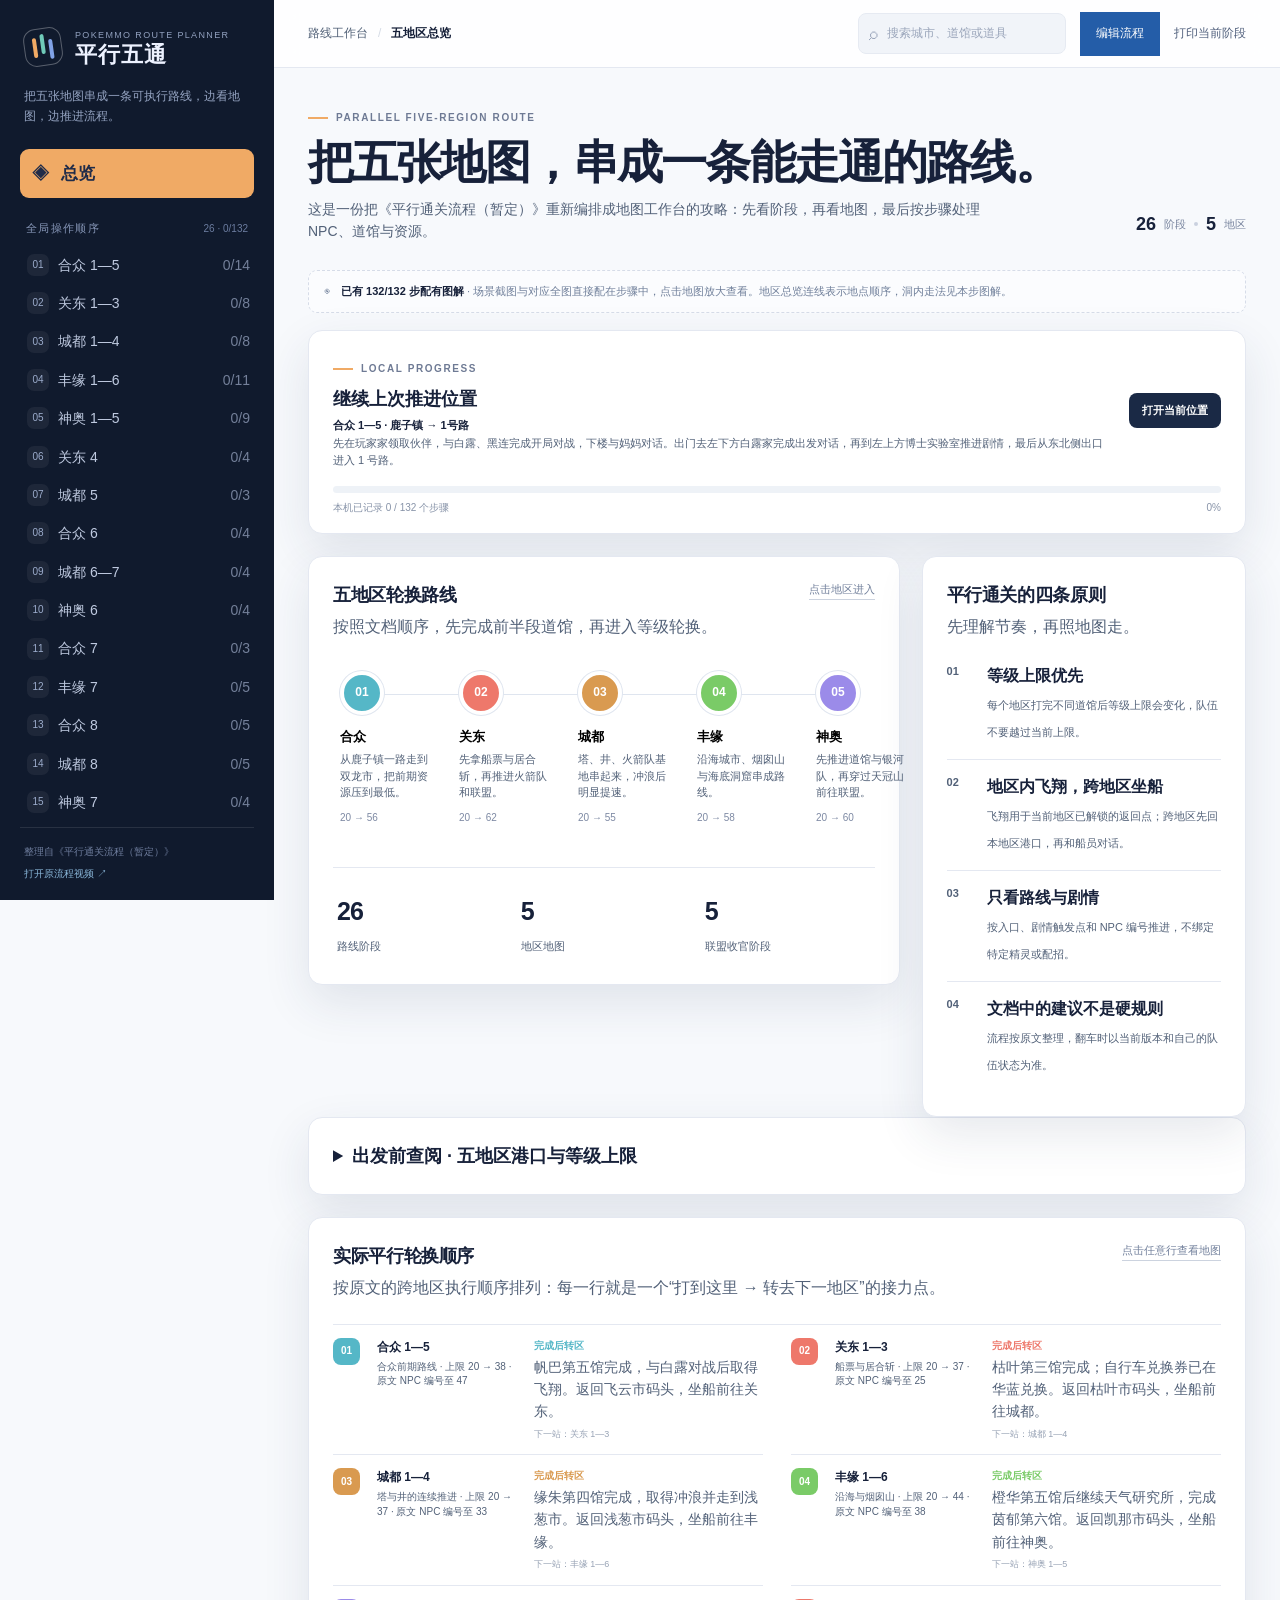
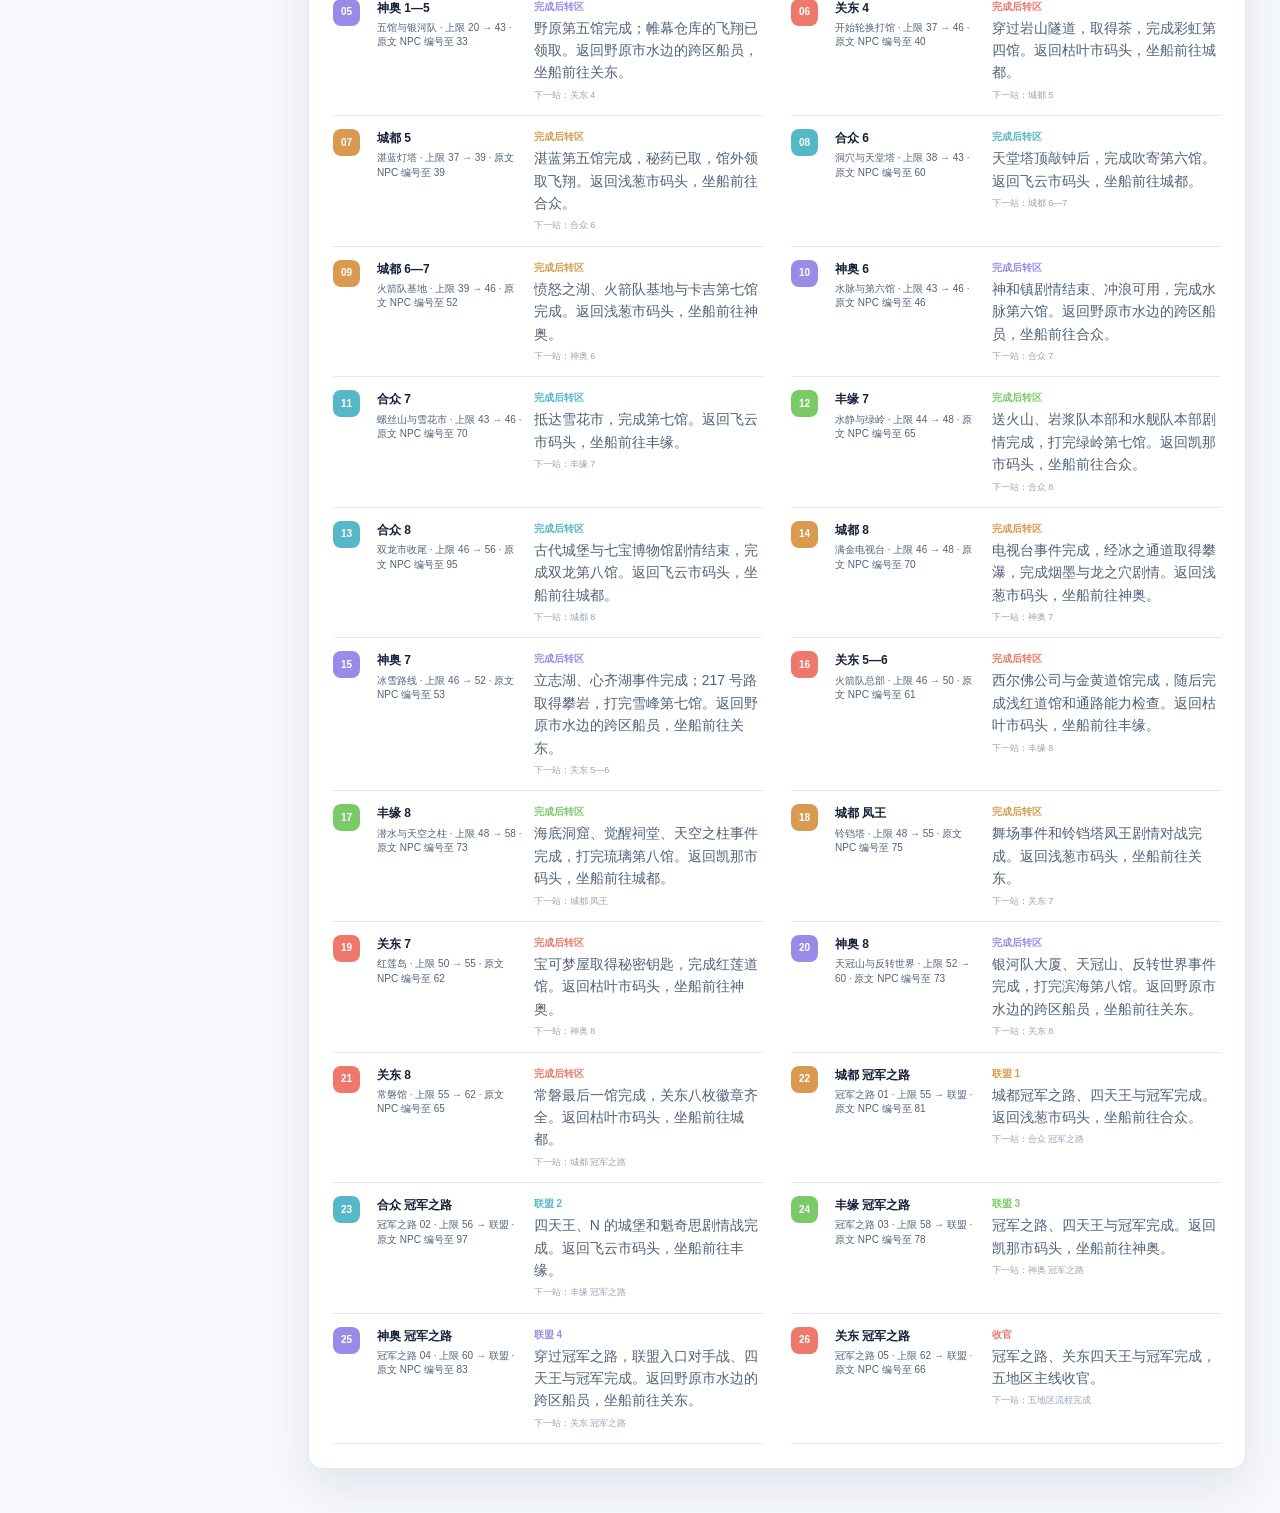
<file: index.html>
<!doctype html>
<html lang="zh-CN">
<head>
  <meta charset="utf-8">
  <meta name="viewport" content="width=device-width, initial-scale=1">
  <meta name="theme-color" content="#101a2d">
  <title>平行五通 · PokeMMO 攻略路线</title>
  <link rel="stylesheet" href="styles.css?v=20261010-node-summary1">
  <link rel="stylesheet" href="guide-editor.css?v=20261010-node-summary1">
  <link rel="stylesheet" href="image-markup.css?v=20261010-landmarks1">
</head>
<body>
  <div class="app-shell">
    <aside class="sidebar" id="sidebar">
      <div class="brand">
        <div class="brand-mark" aria-hidden="true"><span></span><span></span><span></span></div>
        <div>
          <p class="brand-kicker">POKEMMO ROUTE PLANNER</p>
          <h1>平行五通</h1>
        </div>
      </div>
      <p class="brand-note">把五张地图串成一条可执行路线，边看地图，边推进流程。</p>
      <button class="overview-btn" id="overviewBtn" type="button"><span class="nav-icon">◈</span> 总览</button>
      <div class="sidebar-heading"><span>全局操作顺序</span><span id="phaseCountLabel">26</span></div>
      <nav class="phase-nav" id="phaseNav" aria-label="攻略阶段"></nav>
      <div class="sidebar-footer">
        <div class="source-stamp">整理自《平行通关流程（暂定）》</div>
        <a href="https://www.bilibili.com/video/BV1FwxmzmEeR/?vd_source=fad737659a85aca5b3b05b4d80bded59" target="_blank" rel="noreferrer">打开原流程视频 ↗</a>
      </div>
    </aside>

    <main class="main-content">
      <header class="topbar">
        <button class="mobile-menu" id="mobileMenu" type="button" aria-label="打开导航">☰</button>
        <div class="breadcrumb"><span>路线工作台</span><b>/</b><span id="breadcrumbLabel">五地区总览</span></div>
        <div class="topbar-actions">
          <label class="search-wrap" aria-label="搜索攻略内容">
            <span aria-hidden="true">⌕</span>
            <input id="searchInput" type="search" placeholder="搜索城市、道馆或道具">
          </label>
          <button class="top-action edit-guide-button" id="editGuideBtn" type="button" aria-pressed="false" disabled>编辑流程</button>
          <button class="top-action" id="printBtn" type="button">打印当前阶段</button>
        </div>
      </header>
      <section class="guide-edit-bar" aria-label="攻略编辑工具">
        <div><strong>编辑流程</strong><span id="guideEditStatus" role="status">正在载入…</span></div>
        <div class="guide-edit-actions"><button id="guideUndoBtn" type="button" disabled>撤销</button><button id="guideSaveBtn" type="button">保存到本机</button><button id="guideExportBtn" type="button">导出备份</button><button id="guideImportBtn" type="button">导入备份</button></div>
      </section>
      <div id="appView" aria-live="polite"></div>
    </main>
  </div>
  <dialog id="guideEditorDialog" class="guide-editor-dialog" aria-labelledby="guideEditorTitle">
    <header class="editor-dialog-head"><div><p>平行五通 · 内容编辑</p><h2 id="guideEditorTitle">编辑文字与图片</h2></div></header>
    <div id="guideEditorBody" class="editor-dialog-body"></div>
    <footer class="editor-dialog-footer"><p id="guideEditorError" role="alert" hidden></p><div><span class="editor-file-hint">图片支持 PNG / JPG / WebP，每张最多 5 MB</span><button id="guideEditorCancel" type="button">取消</button><button id="guideEditorSave" type="submit" form="guideContentForm" class="editor-primary">保存这一步</button></div></footer>
  </dialog>
  <dialog id="guideBackupDialog" class="guide-backup-dialog" aria-labelledby="guideBackupTitle">
    <header class="editor-dialog-head"><div><h2 id="guideBackupTitle">导出攻略备份</h2></div><button id="closeGuideBackup" type="button">关闭</button></header>
    <div class="editor-dialog-body"><p>备份包含修改的流程、文字和上传的图片。换浏览器或电脑时，打开同一份攻略文件夹，再用“导入备份”恢复。</p><a id="guideBackupLink" class="editor-download">下载攻略备份</a><details class="backup-text-fallback"><summary>无法下载？复制备份文字</summary><label for="guideBackupText">复制全部内容，保存为 .json 文件</label><textarea id="guideBackupText" readonly spellcheck="false"></textarea></details><p class="edit-help">已完成步骤和当前位置单独保存在当前浏览器，内容备份不包含通关进度。</p></div>
  </dialog>
  <input id="guideImageFile" type="file" accept="image/png,image/jpeg,image/webp" hidden>
  <input id="guideBackupFile" type="file" accept=".json,application/json" hidden>
  <div id="guideEditToast" class="guide-edit-toast" role="status" hidden></div>
  <script src="data.js?v=20261005-node-order1"></script>
  <script src="detail-guides.js?v=20261005-node-order1"></script>
  <script src="docx-screenshots.js"></script>
  <script src="route-guides.js"></script>
  <script src="key-shots.js"></script>
  <script src="route-plans.js?v=20261005-node-order1"></script>
  <script src="step-visuals.js?v=20261007-template1"></script>
  <script src="map-notes.js?v=20261005-node-order1"></script>
  <script src="image-markup-core.js?v=20261009-inline2"></script>
  <script src="image-markup-editor.js?v=20261010-landmarks1"></script>
  <script src="step-visual-renderer.js?v=20261010-landmarks1"></script>
  <script src="guide-edit-core.js?v=20261010-node-summary1"></script>
  <script src="guide-editor.js?v=20261010-node-summary1"></script>
  <script src="app.js?v=20261010-node-summary1"></script>
</body>
</html>
</file>
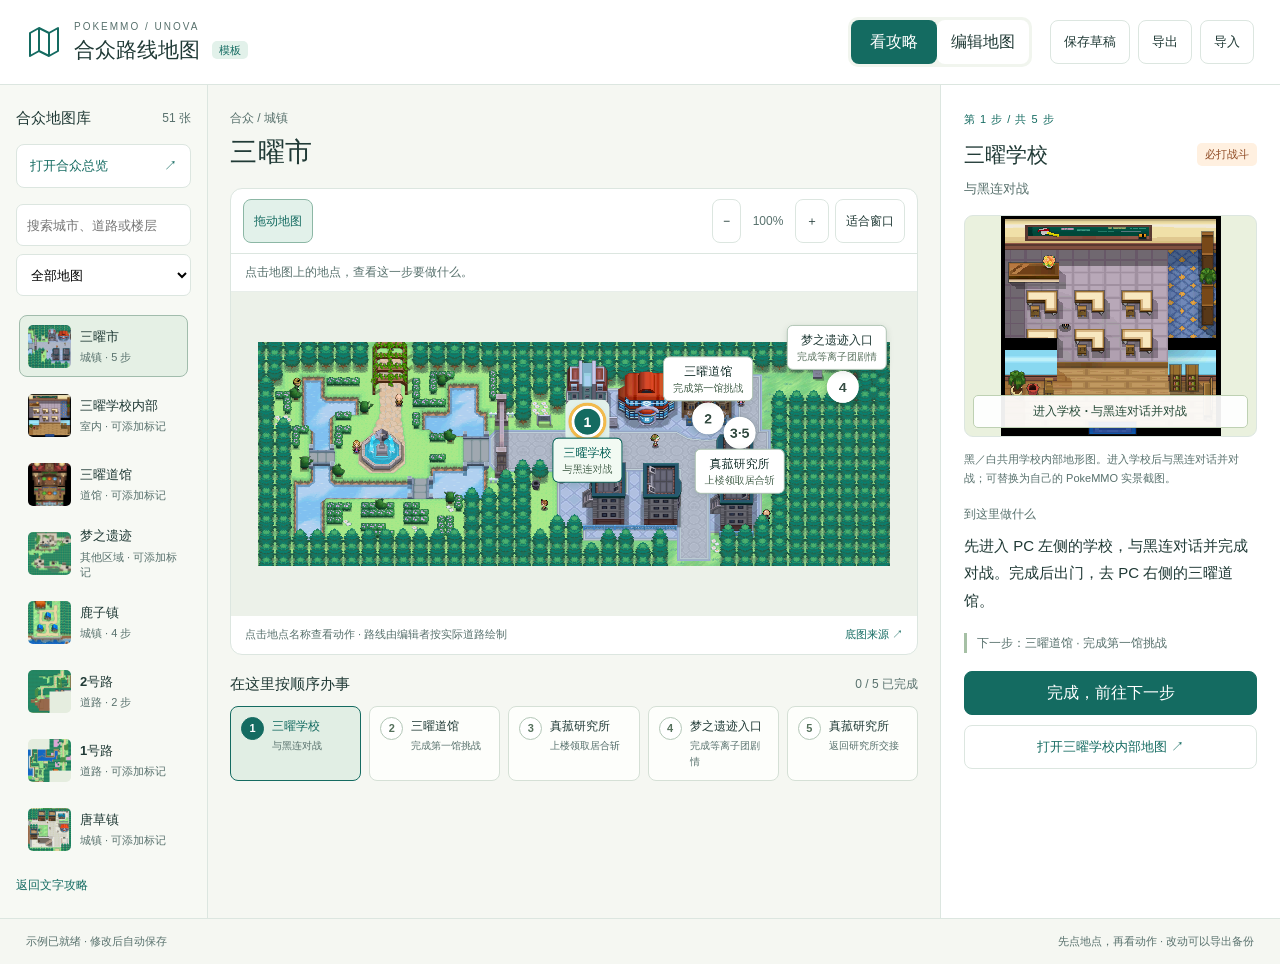
<file: interactive-map/index.html>
<!doctype html>
<html lang="zh-CN">
<head>
  <meta charset="utf-8"><meta name="viewport" content="width=device-width,initial-scale=1">
  <meta name="theme-color" content="#146b61"><title>合众路线地图 · 可编辑模板</title>
  <link rel="stylesheet" href="template.css?v=20261007-1">
</head>
<body>
  <header class="app-header">
    <div class="brand"><svg viewBox="0 0 36 36" aria-hidden="true"><path d="m4 9 9-5 10 5 9-5v23l-9 5-10-5-9 5Z"/><path d="M13 4v23M23 9v23"/></svg><div><p>POKEMMO / UNOVA</p><h1>合众路线地图 <span>模板</span></h1></div></div>
    <div class="header-actions"><div class="mode-switch" role="group" aria-label="地图模式"><button type="button" data-mode="read" aria-pressed="true">看攻略</button><button type="button" data-mode="edit" aria-pressed="false">编辑地图</button></div><button type="button" id="saveBtn">保存草稿</button><button type="button" id="exportBtn">导出</button><button type="button" id="importBtn">导入</button></div>
  </header>
  <div class="workspace">
    <aside class="library" aria-label="地图目录">
      <div class="library-heading"><h2>合众地图库</h2><span id="mapCount"></span></div>
      <button type="button" id="overviewBtn" class="overview-link">打开合众总览 <span aria-hidden="true">↗</span></button>
      <label class="search-label"><span class="sr-only">搜索地图</span><input id="mapSearch" type="search" placeholder="搜索城市、道路或楼层"></label>
      <label class="sr-only" for="categoryFilter">地图分类</label><select id="categoryFilter"><option value="all">全部地图</option><option value="城镇">城镇</option><option value="道馆">道馆</option><option value="道路">道路</option><option value="室内">室内</option><option value="其他区域">其他区域</option><option value="我的地图">我的地图</option></select>
      <label class="map-name-field edit-only">地图名称<input id="mapNameInput" maxlength="120"></label>
      <nav id="mapList" aria-label="选择地图"></nav>
      <button type="button" id="addMapBtn" class="edit-only add-map">＋ 添加自己的地图</button>
      <a class="back-guide" href="../index.html">返回文字攻略</a>
    </aside>
    <main class="map-workspace">
      <div class="map-heading"><div><p id="breadcrumb">合众 / 城镇</p><h2 id="mapTitle">三曜市</h2></div><button type="button" id="backMapBtn" hidden>返回上张地图</button></div>
      <div class="map-card">
        <div class="map-toolbar"><div class="tools"><button type="button" data-tool="browse" aria-pressed="true">拖动地图</button><button type="button" data-tool="add" class="edit-only" aria-pressed="false">＋ 添加标记</button><button type="button" data-tool="line" class="edit-only" aria-pressed="false">画路线</button><button type="button" id="finishLineBtn" hidden>完成绘制</button><button type="button" id="removeVertexBtn" hidden>撤销拐点</button><button type="button" id="undoBtn" class="edit-only" disabled>撤销</button></div><div class="zoom-tools"><button type="button" id="zoomOut" aria-label="缩小地图">−</button><output id="zoomValue">100%</output><button type="button" id="zoomIn" aria-label="放大地图">＋</button><button type="button" id="fitBtn">适合窗口</button></div></div>
        <p id="toolHint" class="tool-hint">点击地图上的地点，查看这一步要做什么。</p>
        <div id="mapViewport" class="map-viewport" tabindex="0" aria-label="交互地图；可拖动，使用加减按钮缩放"><div id="mapSurface" class="map-surface"><img id="mapImage" alt="三曜市全图" draggable="false"><svg id="pathOverlay" class="path-overlay" aria-hidden="true"></svg><div id="markerLayer"></div></div></div>
        <div class="map-footer"><span id="mapMeta"></span><a id="mapSource" target="_blank" rel="noreferrer">底图来源 ↗</a></div>
      </div>
      <section class="route-section" aria-label="当前地图的操作顺序"><div class="route-heading"><h3 id="routeTitle">在这里按顺序办事</h3><span id="routeProgress"></span></div><ol id="routeList"></ol><p id="emptyRoute" hidden>这张图还没有步骤。切到“编辑地图”，从第一个地点开始添加。</p></section>
    </main>
    <aside id="detailPanel" class="detail-panel" aria-label="选中节点的动作与配图"></aside>
  </div>
  <footer class="app-footer"><span id="saveStatus" role="status">正在读取本机草稿…</span><span>先点地点，再看动作 · 改动可以导出备份</span></footer>
  <div id="toast" role="status" class="toast" hidden></div>
  <input type="file" id="importFile" accept=".json,application/json" hidden><input type="file" id="mapFile" accept="image/png,image/jpeg,image/webp" hidden><input type="file" id="mediaFile" accept="image/png,image/jpeg,image/webp" hidden>
  <dialog id="imageDialog" aria-labelledby="imageDialogTitle"><div class="image-dialog-head"><h2 id="imageDialogTitle">节点配图</h2><button type="button" id="closeImage">关闭 ×</button></div><img id="largeImage" alt=""><p id="largeCaption"></p></dialog>
  <dialog id="backupDialog" aria-labelledby="backupDialogTitle"><div class="image-dialog-head"><h2 id="backupDialogTitle">导出地图备份</h2><button type="button" id="closeBackup">关闭 ×</button></div><p>备份包含标记、动作顺序、路线、进度和自己上传的图片。预置地图与配图随原工程文件一起保留。</p><a id="backupDownload" class="download-link">下载备份文件</a><details><summary>无法下载时，复制备份内容</summary><label class="sr-only" for="backupText">地图备份内容</label><textarea id="backupText" readonly spellcheck="false"></textarea><p>选中全部内容，保存为 .json 文件，即可用“导入”恢复。</p></details></dialog>
  <script src="core.js?v=20261007-1"></script><script src="demo-data.js?v=20261007-1"></script><script src="template.js?v=20261007-1"></script>
</body>
</html>
</file>
<file: styles.css>
.route-guide-panel { padding: 24px; margin-bottom: 20px; }
.route-guide h4 { margin: 0 0 8px; font-size: 20px; }
.route-guide p, .route-guide li { line-height: 1.7; }
.route-version, .route-source { color: var(--muted); font-size: 13px; }
.route-caution { padding: 12px 16px; border-left: 3px solid var(--route-color); background: #f6f8fb; }
.route-map-grid { display: grid; grid-template-columns: repeat(2, minmax(0, 1fr)); gap: 18px; }
.route-map-grid figure { margin: 0; min-width: 0; border: 1px solid var(--line); border-radius: 12px; overflow: hidden; }
.route-map-grid figure > a { display: block; background: #eef1f5; }
.route-map-grid img { display: block; width: 100%; height: 280px; object-fit: contain; }
.route-map-grid figcaption { padding: 14px; line-height: 1.6; }
.route-map-grid figcaption strong, .route-map-grid figcaption span { display: block; }
.route-map-grid figcaption span { margin: 6px 0; font-size: 14px; color: var(--muted); }
.route-map-grid a, .route-source a { color: #245da8; text-decoration: underline; }
.route-map-grid figcaption a { display: inline-flex; align-items: center; min-height: 44px; }
a:focus-visible, button:focus-visible, summary:focus-visible { outline: 3px solid #245da8; outline-offset: 3px; }
@media (max-width: 840px) {
  .route-map-grid { grid-template-columns: 1fr; }
  .route-guide-panel { padding: 18px; }
}
@media print {
  .route-map-grid { grid-template-columns: 1fr; }
  .route-map-grid figure { break-inside: avoid; }
  .route-map-grid img { height: auto; max-height: none; }
}
:root {
  --ink: #17213a;
  --muted: #75809b;
  --faint: #aeb6c9;
  --line: #e4e8f1;
  --paper: #f7f9fc;
  --panel: #ffffff;
  --navy: #101a2d;
  --navy-2: #1a2945;
  --orange: #f0aa65;
  --teal: #61c4b8;
  --shadow: 0 18px 48px rgba(32, 53, 87, .11);
  --font: Inter, "Noto Sans SC", "Microsoft YaHei", "PingFang SC", sans-serif;
}

* { box-sizing: border-box; }
html { background: var(--paper); }
body { margin: 0; color: var(--ink); background: var(--paper); font-family: var(--font); font-size: 14px; line-height: 1.6; }
button, input { font: inherit; }
button { border: 0; }
a { color: inherit; }

.app-shell { min-height: 100vh; display: flex; }
.sidebar { width: 274px; flex: 0 0 274px; background: var(--navy); color: #edf2ff; padding: 28px 20px 18px; display: flex; flex-direction: column; position: sticky; top: 0; height: 100vh; overflow: hidden; z-index: 30; }
.brand { display: flex; align-items: center; gap: 13px; padding: 0 4px; }
.brand-mark { width: 38px; height: 38px; border: 1px solid rgba(255,255,255,.3); border-radius: 12px; display: grid; grid-template-columns: repeat(3, 1fr); gap: 4px; padding: 8px; transform: rotate(-8deg); }
.brand-mark span { display: block; border-radius: 4px; background: var(--orange); }
.brand-mark span:nth-child(2) { background: #6fcab9; transform: translateY(-3px); }
.brand-mark span:nth-child(3) { background: #80a2e7; transform: translateY(3px); }
.brand-kicker { color: #92a1bf; font-size: 9px; letter-spacing: .15em; margin: 0 0 1px; }
.brand h1 { font-size: 22px; line-height: 1; letter-spacing: .04em; margin: 0; font-weight: 750; }
.brand-note { color: #95a4c2; font-size: 12px; line-height: 1.7; margin: 20px 4px 22px; }
.overview-btn { width: 100%; text-align: left; color: #fff; background: rgba(255,255,255,.1); padding: 11px 12px; border-radius: 9px; cursor: pointer; font-weight: 700; margin-bottom: 22px; }
.overview-btn.is-active { background: var(--orange); color: #202c49; }
.nav-icon { display: inline-block; width: 24px; color: #9fd8d0; }
.overview-btn.is-active .nav-icon { color: #202c49; }
.sidebar-heading { display: flex; justify-content: space-between; align-items: center; color: #8797b8; font-size: 11px; letter-spacing: .12em; padding: 0 6px 8px; text-transform: uppercase; }
.sidebar-heading span:last-child { font-size: 10px; letter-spacing: 0; color: #6b7c9f; }
.phase-nav { overflow: auto; padding-right: 2px; margin-right: -5px; }
.phase-nav::-webkit-scrollbar { width: 4px; }
.phase-nav::-webkit-scrollbar-thumb { background: #324362; border-radius: 8px; }
.phase-group-label { color: #647593; font-size: 10px; letter-spacing: .12em; padding: 13px 7px 4px; text-transform: uppercase; }
.phase-link { width: 100%; display: flex; align-items: center; gap: 9px; text-align: left; color: #bfcae0; background: transparent; padding: 8px 7px; border-radius: 8px; cursor: pointer; font-size: 12px; }
.phase-link:hover { color: #fff; background: rgba(255,255,255,.06); }
.phase-link.is-active { color: #fff; background: rgba(255,255,255,.13); }
.phase-link .phase-num { width: 22px; height: 22px; display: grid; place-items: center; border-radius: 7px; font-size: 10px; color: #9caccc; background: rgba(255,255,255,.06); flex: 0 0 22px; }
.phase-link.is-active .phase-num { color: #263451; background: var(--orange); font-weight: 800; }
.phase-link .phase-label { overflow: hidden; white-space: nowrap; text-overflow: ellipsis; }
.sidebar-footer { margin-top: auto; padding: 15px 4px 0; border-top: 1px solid rgba(255,255,255,.1); color: #6e7d9d; font-size: 10px; line-height: 1.7; }
.sidebar-footer a { color: #89b6d8; text-decoration: none; display: inline-block; margin-top: 5px; }

.main-content { min-width: 0; flex: 1; }
.topbar { min-height: 68px; display: flex; align-items: center; justify-content: space-between; border-bottom: 1px solid var(--line); background: rgba(255,255,255,.82); padding: 0 34px; position: sticky; top: 0; z-index: 20; backdrop-filter: blur(12px); }
.breadcrumb { display: flex; align-items: center; gap: 10px; color: var(--muted); font-size: 12px; }
.breadcrumb b { color: #d4dae5; font-weight: 400; }
.breadcrumb span:last-child { color: var(--ink); font-weight: 700; }
.topbar-actions { display: flex; align-items: center; gap: 14px; }
.search-wrap { display: flex; align-items: center; gap: 7px; background: #f1f4f9; border: 1px solid #e6eaf2; border-radius: 8px; padding: 6px 10px; color: #9ba6bb; }
.search-wrap input { border: 0; outline: 0; background: transparent; width: 170px; color: var(--ink); font-size: 12px; }
.search-wrap input::placeholder { color: #9ba6bb; }
.top-action { color: #52617e; background: transparent; padding: 6px 0; cursor: pointer; font-size: 12px; }
.top-action:hover { color: var(--ink); }
.mobile-menu { display: none; background: transparent; color: var(--ink); font-size: 20px; cursor: pointer; }

#appView { max-width: 1470px; margin: 0 auto; padding: 30px 34px 44px; }
.page-intro { display: flex; justify-content: space-between; gap: 28px; align-items: end; margin: 2px 0 27px; }
.eyebrow { display: inline-flex; align-items: center; gap: 8px; color: #6e7a94; text-transform: uppercase; letter-spacing: .16em; font-size: 10px; font-weight: 800; }
.eyebrow::before { content: ""; width: 20px; height: 2px; background: var(--orange); }
.page-intro h2 { font-size: clamp(29px, 3.6vw, 52px); line-height: 1.08; letter-spacing: -.04em; margin: 11px 0 10px; max-width: 790px; }
.page-intro p { color: var(--muted); max-width: 680px; margin: 0; font-size: 14px; }
.intro-meta { display: flex; gap: 8px; align-items: center; color: #78849e; font-size: 11px; white-space: nowrap; padding-bottom: 4px; }
.intro-meta strong { color: var(--ink); font-size: 18px; }
.dot-sep { width: 4px; height: 4px; border-radius: 50%; background: #cad1df; }

.overview-grid { display: grid; grid-template-columns: minmax(0, 1.55fr) minmax(300px, .85fr); gap: 22px; align-items: start; }
.panel { background: var(--panel); border: 1px solid var(--line); border-radius: 14px; box-shadow: var(--shadow); }
.flow-panel { padding: 24px; }
.panel-heading { display: flex; justify-content: space-between; align-items: start; gap: 20px; margin-bottom: 21px; }
.panel-heading h3 { font-size: 18px; margin: 0; letter-spacing: -.02em; }
.panel-heading p { color: var(--muted); font-size: 11px; margin: 3px 0 0; }
.tiny-link { font-size: 11px; color: #72809c; border-bottom: 1px solid #ccd3df; text-decoration: none; }
.region-flow { display: grid; grid-template-columns: repeat(5, minmax(110px, 1fr)); gap: 9px; position: relative; padding-top: 8px; }
.region-flow::before { content: ""; position: absolute; height: 1px; background: #dfe5ef; left: 40px; right: 40px; top: 31px; }
.region-card { position: relative; padding: 0 7px 14px; cursor: pointer; background: transparent; text-align: left; }
.region-card:hover .region-dot { transform: scale(1.13); }
.region-dot { width: 44px; height: 44px; display: grid; place-items: center; border-radius: 50%; color: #fff; font-size: 12px; font-weight: 800; margin: 0 0 12px; border: 4px solid #fff; box-shadow: 0 0 0 1px #dfe5ef; position: relative; transition: transform .15s ease; }
.region-card h4 { font-size: 13px; margin: 0 0 4px; }
.region-card p { color: var(--muted); font-size: 11px; line-height: 1.5; margin: 0; }
.region-card .flow-tag { display: inline-block; color: #7d89a3; font-size: 10px; margin-top: 9px; }
.stats-row { display: grid; grid-template-columns: repeat(3, 1fr); gap: 10px; margin-top: 24px; padding-top: 21px; border-top: 1px solid var(--line); }
.stat { padding: 2px 4px; }
.stat strong { display: block; font-size: 25px; letter-spacing: -.04em; }
.stat span { color: var(--muted); font-size: 11px; }
.rules-panel { padding: 24px; }
.rules-list { display: grid; gap: 0; margin: 0; padding: 0; list-style: none; }
.rules-list li { display: grid; grid-template-columns: 30px 1fr; gap: 10px; padding: 14px 0; border-top: 1px solid var(--line); }
.rules-list li:first-child { border-top: 0; padding-top: 0; }
.rule-num { color: var(--orange); font-weight: 800; font-size: 12px; }
.rules-list strong { display: block; font-size: 12px; margin-bottom: 2px; }
.rules-list span { color: var(--muted); font-size: 11px; line-height: 1.55; }
.overview-team { margin-top: 22px; padding: 24px; }
.team-strip { display: grid; grid-template-columns: repeat(5, 1fr); gap: 8px; }
.team-chip { border-top: 2px solid var(--team-color); padding: 10px 4px 0; }
.team-chip strong { display: block; font-size: 12px; }
.team-chip span { display: block; color: var(--muted); font-size: 10px; margin-top: 3px; }

.detail-layout { display: grid; grid-template-columns: minmax(0, 1.2fr) minmax(285px, 1fr); gap: 20px; align-items: start; }
.phase-rail { padding: 19px 15px 14px; position: sticky; top: 89px; max-height: calc(100vh - 112px); overflow: auto; }
.phase-rail h3 { margin: 0 8px 14px; font-size: 13px; }
.phase-rail .phase-link { color: #596783; padding: 8px 7px; }
.phase-rail .phase-link:hover { color: var(--ink); background: #f5f7fb; }
.phase-rail .phase-link.is-active { color: var(--ink); background: #edf2f8; }
.phase-rail .phase-group-label { padding-top: 11px; }
.map-panel { min-width: 0; overflow: hidden; }
.map-panel-head { display: flex; justify-content: space-between; align-items: start; gap: 16px; padding: 21px 23px 17px; border-bottom: 1px solid var(--line); }
.map-panel-head h3 { font-size: 19px; margin: 0; }
.map-panel-head p { color: var(--muted); margin: 3px 0 0; font-size: 11px; }
.map-tools { display: flex; align-items: center; gap: 4px; }
.map-tool { width: 29px; height: 29px; border-radius: 7px; background: #f3f5f9; color: #65728d; cursor: pointer; }
.map-tool:hover { background: #e9edf5; color: var(--ink); }
.map-tool.zoom-value { width: auto; padding: 0 6px; font-size: 10px; cursor: default; background: transparent; }
.map-viewport { position: relative; overflow: hidden; background: #dce6ec; margin: 0; }
.map-canvas { position: relative; width: 100%; transform-origin: 50% 50%; transition: transform .2s ease; }
.map-canvas > img { display: block; width: 100%; height: 100%; object-fit: fill; image-rendering: pixelated; }
.map-canvas > svg { position: absolute; inset: 0; width: 100%; height: 100%; overflow: visible; pointer-events: none; }
.route-glow { fill: none; stroke: rgba(255,255,255,.9); stroke-width: 2.8; stroke-linecap: round; stroke-linejoin: round; }
.route-line { fill: none; stroke: var(--route-color, #f0aa65); stroke-width: 1.45; stroke-linecap: round; stroke-linejoin: round; stroke-dasharray: 1.8 1.2; }
.route-point { fill: var(--route-color, #f0aa65); stroke: #fff; stroke-width: 1.1; }
.map-marker { position: absolute; transform: translate(-50%, -50%); min-width: 28px; height: 28px; border-radius: 50%; padding: 0 7px; border: 2px solid #fff; background: var(--route-color, #f0aa65); color: #25314a; font-weight: 900; font-size: 10px; box-shadow: 0 4px 10px rgba(21,33,57,.28); cursor: pointer; z-index: 3; }
.map-marker:hover, .map-marker.is-active { transform: translate(-50%, -50%) scale(1.15); z-index: 5; }
.map-marker.is-active { box-shadow: 0 0 0 4px rgba(255,255,255,.7), 0 6px 13px rgba(21,33,57,.34); }
.map-marker-label { position: absolute; top: 30px; left: 50%; transform: translateX(-50%); padding: 2px 6px; border-radius: 4px; color: #fff; background: rgba(17,28,48,.76); white-space: nowrap; font-size: 10px; font-weight: 700; pointer-events: none; }
.map-caption { display: flex; justify-content: space-between; align-items: center; padding: 11px 16px 12px; color: #7d89a1; font-size: 10px; background: #fbfcfe; border-top: 1px solid var(--line); }
.map-caption strong { color: var(--ink); font-size: 11px; }
.map-caption a { color: #7182a3; text-decoration: none; }
.map-caption a:hover { text-decoration: underline; }
.detail-panel { display: flex; flex-direction: column; gap: 16px; min-width: 0; }
.phase-header { padding: 21px 22px; }
.phase-kicker { display: flex; align-items: center; justify-content: space-between; color: #8b96ab; font-size: 10px; letter-spacing: .13em; text-transform: uppercase; }
.phase-badge { border-radius: 5px; padding: 4px 7px; color: #fff; font-size: 10px; letter-spacing: 0; font-weight: 800; }
.phase-header h2 { margin: 14px 0 7px; font-size: 25px; line-height: 1.15; letter-spacing: -.04em; }
.phase-header p { color: var(--muted); margin: 0; font-size: 12px; }
.phase-meta { display: flex; gap: 7px; flex-wrap: wrap; margin-top: 17px; }
.meta-pill { color: #65728d; background: #f1f4f8; border-radius: 5px; padding: 4px 7px; font-size: 10px; }
.phase-progress-track { height: 5px; margin-top: 14px; border-radius: 99px; background: #edf1f6; overflow: hidden; }
.phase-progress-track span { display: block; height: 100%; border-radius: inherit; background: var(--route-color, var(--orange)); transition: width .2s ease; }
.step-panel { padding: 21px 22px; }
.section-title { font-size: 13px; margin: 0 0 15px; }
.step-list { display: grid; gap: 0; margin: 0; padding: 0; list-style: none; }
.step-item { display: grid; grid-template-columns: 23px 1fr; gap: 10px; border-top: 1px solid var(--line); padding: 13px 0; cursor: pointer; }
.step-item:first-child { border-top: 0; padding-top: 0; }
.step-item:last-child { padding-bottom: 0; }
.step-index { width: 23px; height: 23px; display: grid; place-items: center; border-radius: 7px; color: #76829b; background: #f1f4f8; font-size: 10px; font-weight: 800; }
.step-item:hover .step-index, .step-item.is-active .step-index { color: #fff; background: var(--route-color, var(--orange)); }
.step-place { display: block; font-size: 12px; font-weight: 800; margin-bottom: 2px; }
.step-copy { color: var(--muted); font-size: 11px; line-height: 1.55; margin: 0; }
.step-tag { display: inline-block; color: #97a1b4; font-size: 9px; margin-top: 5px; }
.phase-progress { flex: 0 0 auto; color: #74809a; font-size: 9px; margin-left: auto; }
.progress-panel { margin: 0 0 22px; padding: 20px 24px 17px; }
.progress-summary { display: flex; align-items: center; justify-content: space-between; gap: 20px; }
.progress-summary h3 { margin: 6px 0 4px; font-size: 18px; }
.progress-summary p { color: var(--muted); font-size: 11px; line-height: 1.6; margin: 0; }
.progress-summary p strong { color: var(--ink); }
.progress-continue { flex: 0 0 auto; color: #fff; background: var(--navy-2); border-radius: 8px; padding: 9px 13px; cursor: pointer; font-size: 11px; font-weight: 700; }
.progress-continue:hover { background: var(--ink); }
.progress-meter { height: 7px; margin-top: 16px; background: #eef2f7; border-radius: 99px; overflow: hidden; }
.progress-meter span { display: block; height: 100%; border-radius: inherit; background: linear-gradient(90deg, var(--teal), var(--orange)); transition: width .2s ease; }
.progress-foot { display: flex; justify-content: space-between; color: #8793a8; font-size: 10px; margin-top: 7px; }
.guide-panel { padding: 21px 22px; }
.guide-heading { align-items: center; margin-bottom: 13px; }
.guide-heading p { max-width: 330px; line-height: 1.55; }
.guide-tools { display: flex; align-items: center; gap: 8px; flex: 0 0 auto; }
.guide-count { color: var(--route-color, var(--orange)); background: #f5f7fa; border-radius: 6px; padding: 4px 7px; font-size: 10px; font-weight: 800; }
.progress-reset { color: #9aa4b6; background: transparent; border-bottom: 1px solid #d7dce5; cursor: pointer; padding: 2px 0; font-size: 10px; }
.progress-reset:hover { color: var(--ink); border-color: var(--ink); }
.full-guide { margin-top: 20px; }
.guide-list { display: grid; grid-template-columns: repeat(2, minmax(0, 1fr)); gap: 0 25px; margin: 0; padding: 0; list-style: none; counter-reset: guide; }
.guide-item { display: grid; grid-template-columns: 27px minmax(0, 1fr); gap: 10px; align-items: start; border-top: 1px solid var(--line); padding: 13px 0; }
.guide-item:first-child { border-top: 0; padding-top: 0; }
.guide-item:last-child { padding-bottom: 0; }
.guide-index { width: 27px; height: 27px; display: grid; place-items: center; border-radius: 8px; color: var(--route-color, var(--orange)); background: #f5f7fa; font-size: 10px; font-weight: 800; }
.guide-item.is-current { background: linear-gradient(90deg, rgba(97,196,184,.08), transparent 80%); }
.guide-item.is-done .guide-index { color: #fff; background: var(--route-color, var(--orange)); }
.guide-body { min-width: 0; }
.guide-shot-block { margin-top: 11px; }
.guide-shot-heading { display: flex; align-items: center; gap: 7px; margin-bottom: 6px; color: #72809a; font-size: 9px; font-weight: 800; }
.guide-shot-heading em { color: #a2aaba; font-size: 8px; font-style: normal; font-weight: 600; }
.guide-shot-strip { display: flex; gap: 7px; overflow-x: auto; padding: 2px 1px 6px; scrollbar-color: #cbd4e0 transparent; }
.guide-shot { position: relative; display: block; flex: 0 0 142px; height: 112px; overflow: hidden; border: 1px solid #d7dee8; border-radius: 7px; background: #eef2f5; box-shadow: 0 2px 7px rgba(21,33,57,.08); }
.guide-shot img { display: block; width: 100%; height: 100%; object-fit: cover; }
.guide-shot span { position: absolute; right: 4px; bottom: 4px; padding: 2px 4px; border-radius: 4px; color: #fff; background: rgba(16,26,45,.68); font-size: 8px; opacity: 0; transition: opacity .15s ease; }
.guide-shot:hover span, .guide-shot:focus span { opacity: 1; }
.guide-map-location { margin-top: 7px; padding: 4px 6px; border-radius: 5px; color: #60708b; background: #f1f5f8; cursor: pointer; font-size: 9px; }
.guide-map-location:hover { color: var(--ink); background: #e6edf3; }
.guide-visual { position: relative; width: 78px; height: 58px; padding: 0; border: 1px solid rgba(255,255,255,.9); border-radius: 8px; background-color: #dbe6e8; background-size: 285%; background-repeat: no-repeat; box-shadow: inset 0 0 0 1px rgba(26,41,69,.12); overflow: hidden; cursor: pointer; }
.guide-visual::after { content: ''; position: absolute; inset: 0; background: linear-gradient(135deg, rgba(16,26,45,.1), rgba(16,26,45,.38)); }
.guide-visual span { position: absolute; z-index: 2; left: 5px; bottom: 4px; color: #fff; font-size: 8px; font-weight: 700; text-shadow: 0 1px 2px rgba(0,0,0,.55); }
.guide-visual i { position: absolute; z-index: 3; top: 50%; left: 50%; width: 11px; height: 11px; border: 2px solid #fff; border-radius: 50%; background: var(--route-color, var(--orange)); transform: translate(-50%, -50%); box-shadow: 0 0 0 3px rgba(255,255,255,.35); }
.guide-visual.is-overview { cursor: default; background-position: center; }
.guide-visual.is-overview i { display: none; }
.guide-visual:hover { transform: translateY(-1px); box-shadow: 0 4px 10px rgba(21,33,57,.16); }
.guide-topline { display: flex; align-items: center; gap: 6px; }
.guide-topline strong { font-size: 12px; line-height: 1.35; }
.guide-region-dot { width: 5px; height: 5px; border-radius: 50%; flex: 0 0 5px; }
.current-label { color: var(--route-color, var(--orange)); font-size: 9px; font-style: normal; font-weight: 800; margin-left: auto; white-space: nowrap; }
.guide-action { color: var(--muted); font-size: 11px; line-height: 1.62; margin: 5px 0 0; }
.guide-meta { display: flex; gap: 5px; flex-wrap: wrap; margin-top: 7px; }
.guide-chip { display: inline-flex; align-items: center; border-radius: 5px; padding: 3px 6px; font-size: 9px; line-height: 1.3; }
.guide-npc { color: #9a6548; background: #fff3e8; }
.guide-gain { color: #487c72; background: #edf8f5; }
.guide-controls { display: flex; gap: 8px; flex-wrap: wrap; margin-top: 8px; }
.guide-check, .guide-current { border-radius: 5px; padding: 4px 6px; cursor: pointer; font-size: 9px; }
.guide-check { color: #9a6548; background: #fff3e8; }
.guide-check.is-checked { color: #fff; background: var(--route-color, var(--orange)); }
.guide-current { color: #72809a; background: #f3f5f9; }
.guide-current:hover, .guide-current.is-current { color: var(--ink); background: #e9eef5; }
.focus-panel { padding: 19px 22px; border-left: 4px solid var(--route-color, var(--orange)); }
.focus-panel h3 { margin: 0 0 6px; font-size: 12px; }
.focus-panel p { color: var(--muted); font-size: 11px; line-height: 1.6; margin: 0; }
.search-empty { padding: 36px 14px; color: var(--muted); text-align: center; font-size: 12px; }

.section-toolbar { display: flex; gap: 8px; align-items: center; flex-wrap: wrap; margin: 0 0 17px; }
.region-filter { padding: 7px 10px; border-radius: 7px; background: #eef2f7; color: #68758f; font-size: 11px; cursor: pointer; }
.region-filter:hover, .region-filter.is-active { color: var(--ink); background: #e1e9f3; font-weight: 700; }
.section-toolbar .spacer { flex: 1; }
.annotation { color: var(--muted); font-size: 11px; }
.reference-banner { display: flex; align-items: center; gap: 11px; padding: 12px 15px; border: 1px dashed #d6dce8; border-radius: 9px; color: #71809b; font-size: 11px; margin-bottom: 17px; background: rgba(255,255,255,.5); }
.reference-banner b { color: var(--ink); }
.parallel-panel { margin-top: 22px; padding: 24px; }
.route-board { display: grid; grid-template-columns: 1fr 1fr; gap: 0 28px; border-top: 1px solid var(--line); }
.route-row { width: 100%; min-width: 0; display: grid; grid-template-columns: 34px minmax(120px, .78fr) minmax(185px, 1.22fr); gap: 10px; align-items: start; text-align: left; padding: 13px 0; border-bottom: 1px solid var(--line); background: transparent; cursor: pointer; color: var(--ink); }
.route-row:hover { background: #f8fafc; }
.route-num { width: 27px; height: 27px; display: grid; place-items: center; border-radius: 8px; color: #fff; background: var(--route-color); font-size: 10px; font-weight: 800; }
.route-main { min-width: 0; }
.route-main strong, .route-main span { display: block; }
.route-main strong { font-size: 12px; }
.route-main span { color: var(--muted); font-size: 10px; margin-top: 3px; line-height: 1.45; }
.route-handoff { min-width: 0; }
.route-handoff b, .route-handoff span, .route-handoff em { display: block; }
.route-handoff b { font-size: 10px; }
.route-handoff span { color: var(--muted); font-size: 10px; line-height: 1.45; margin-top: 2px; }
.route-handoff em { color: #98a3b5; font-size: 9px; font-style: normal; margin-top: 4px; }
.handoff-panel { padding: 15px 18px; border-left: 4px solid var(--route-color, var(--orange)); }
.handoff-top { display: flex; align-items: baseline; gap: 8px; color: var(--muted); font-size: 11px; line-height: 1.55; }
.handoff-label { color: var(--route-color, var(--orange)); font-size: 10px; font-weight: 800; white-space: nowrap; }
.handoff-nav { display: flex; gap: 7px; flex-wrap: wrap; align-items: center; border-top: 1px solid var(--line); margin-top: 10px; padding-top: 10px; color: #9aa4b6; font-size: 10px; }
.handoff-nav b { color: #bcc5d3; font-weight: 400; }
.handoff-nav strong { color: var(--ink); font-size: 10px; }

@media (max-width: 1250px) {
  .detail-layout { grid-template-columns: minmax(0, 1fr) minmax(285px, 1fr); }
  .detail-panel { grid-column: 2; }
  .phase-rail { grid-row: span 2; }
  .overview-grid { grid-template-columns: 1fr; }
  .rules-panel { display: grid; grid-template-columns: 1fr 1fr; gap: 18px; }
  .rules-panel .panel-heading { grid-column: 1 / -1; margin-bottom: 0; }
  .route-board { grid-template-columns: 1fr; }
}
@media (max-width: 840px) {
  .sidebar { position: fixed; left: -285px; transition: left .2s ease; box-shadow: 14px 0 38px rgba(16,26,45,.2); }
  .sidebar.is-open { left: 0; }
  .topbar { padding: 0 18px; }
  .mobile-menu { display: block; }
  .breadcrumb { margin-right: auto; margin-left: 14px; }
  .search-wrap { display: none; }
  #appView { padding: 23px 18px 36px; }
  .page-intro { display: block; }
  .intro-meta { margin-top: 15px; }
  .region-flow { grid-template-columns: repeat(3, 1fr); row-gap: 20px; }
  .region-flow::before { display: none; }
  .rules-panel { display: block; }
  .detail-layout { display: block; }
  .phase-rail { position: static; max-height: none; margin-bottom: 18px; }
  .phase-rail .phase-nav { display: flex; overflow: auto; gap: 5px; padding-bottom: 5px; }
  .phase-rail .phase-group-label { display: none; }
  .phase-rail .phase-link { min-width: max-content; }
  .phase-rail h3 { margin-bottom: 9px; }
  .detail-panel { margin-top: 18px; }
  .parallel-panel { padding: 19px; }
  .guide-list { grid-template-columns: 1fr; }
}
@media (max-width: 520px) {
  .page-intro h2 { font-size: 31px; }
  .region-flow { grid-template-columns: repeat(2, 1fr); }
  .team-strip { grid-template-columns: repeat(2, 1fr); gap: 17px 9px; }
  .map-panel-head { display: block; }
  .map-tools { margin-top: 13px; }
  .map-caption { display: block; }
  .map-caption a { display: block; margin-top: 4px; }
  .stats-row { grid-template-columns: repeat(3, 1fr); }
  .stat strong { font-size: 20px; }
  .route-row { grid-template-columns: 30px 1fr; gap: 8px; }
  .route-handoff { grid-column: 2; }
  .handoff-top { display: block; }
  .handoff-label { display: inline-block; margin-right: 5px; }
  .progress-summary { display: block; }
  .progress-continue { margin-top: 13px; }
  .guide-heading { display: block; }
  .guide-tools { margin-top: 10px; }
  .guide-item { grid-template-columns: 27px minmax(0, 1fr); gap: 8px; }
  .guide-shot { flex-basis: 134px; height: 106px; }
}

@media print {
  .sidebar, .topbar, .phase-rail, .map-tools, .top-action, .mobile-menu, .search-wrap { display: none !important; }
  .main-content { width: 100%; }
  #appView { max-width: none; padding: 0; }
  .detail-layout { display: grid; grid-template-columns: 1fr 1fr; }
  .map-panel { grid-row: span 2; }
  .panel { box-shadow: none; }
  .map-canvas { transform: none !important; }
}
body { font-size: 17px; }
:root { --muted: #526178; }
.guide-list { grid-template-columns: 1fr; }
.guide-action { font-size: 18px; line-height: 1.85; color: #26384e; }
.guide-topline strong { font-size: 21px; line-height: 1.5; }
.guide-item { padding: 24px 0; gap: 16px; }
.guide-chip, .guide-check, .guide-current, .guide-map-location { font-size: 15px; line-height: 1.6; }
.guide-check, .guide-current, .guide-map-location { min-height: 44px; }
.panel-heading p, .phase-header p, .step-copy, .focus-panel p, .handoff-top, .route-guide p, .route-guide li { font-size: 16px; line-height: 1.8; }
.phase-link, .step-place, .rule-num, .rules-list strong { font-size: 16px; }
.phase-link span, .phase-link small, .handoff-nav, .handoff-nav strong, .route-row p, .route-handoff span { font-size: 14px; line-height: 1.6; }
.guide-heading h3, .route-guide-panel h3 { font-size: 24px; }
.key-shots { display: grid; grid-template-columns: repeat(2, minmax(0, 1fr)); gap: 18px; margin: 18px 0; }
.key-shot { margin: 0; border: 1px solid #cbd5e1; border-radius: 12px; overflow: hidden; background: #f8fafc; }
.key-shot img { display: block; width: 100%; height: 280px; object-fit: contain; background: #e9eef4; }
.key-shot figcaption { padding: 16px; font-size: 16px; line-height: 1.7; color: #26384e; }
.key-shot strong { display: block; color: #0e5964; font-size: 18px; }
.key-shot a { color: #245da8; }
.key-shot small { display: block; font-size: 13px; }
@media (max-width: 840px) {
  .key-shots { grid-template-columns: 1fr; }
  .guide-action { font-size: 18px; }
  .guide-item { grid-template-columns: 28px minmax(0, 1fr); gap: 10px; }
  .guide-meta, .guide-controls { flex-wrap: wrap; }
}
@media print { .key-shot { break-inside: avoid; } .key-shot img { height: auto; } }

.route-plan { padding: 24px; margin-bottom: 24px; }
.route-plan h3 { font-size: 24px; }
.route-plan-grid { display: grid; grid-template-columns: repeat(2, minmax(0, 1fr)); gap: 20px 28px; margin: 0; }
.route-plan-grid > div { min-width: 0; }
.route-plan-grid dt { color: #586980; font-size: 14px; font-weight: 700; margin-bottom: 5px; }
.route-plan-grid dd { color: #26384e; font-size: 17px; line-height: 1.8; margin: 0; }
.route-reminders { margin: 20px 0 0; padding: 14px 18px 14px 36px; border-radius: 8px; background: #fff7e9; color: #765020; font-size: 16px; line-height: 1.8; }
.route-source a { color: #245da8; overflow-wrap: anywhere; }
.travel-reference { padding: 22px 24px; margin-bottom: 22px; font-size: 16px; line-height: 1.8; }
.travel-reference summary { cursor: pointer; font-weight: 800; font-size: 18px; }
.port-list { list-style: none; display: grid; grid-template-columns: repeat(2, minmax(0, 1fr)); gap: 8px 20px; padding: 0; }
.port-list li { display: flex; gap: 12px; }
.port-list strong { flex: 0 0 auto; }
.cap-table-wrap { overflow-x: auto; }
.cap-table { width: 100%; border-collapse: collapse; white-space: nowrap; font-size: 14px; }
.cap-table caption { text-align: left; margin-bottom: 8px; font-size: 16px; font-weight: 700; }
.cap-table th, .cap-table td { padding: 9px 12px; text-align: center; border-bottom: 1px solid var(--line); }
.cap-table th { background: #f1f4f8; color: #33465e; }
.step-item { cursor: default; grid-template-columns: 44px minmax(0, 1fr); }
.step-index { cursor: pointer; width: 44px; height: 44px; font-size: 14px; }
.step-guide-link { display: block; padding: 7px 0; min-height: 44px; background: transparent; color: #245da8; font-size: 15px; line-height: 1.6; text-align: left; cursor: pointer; }
.step-guide-link:hover { text-decoration: underline; }
.node-summary-heading { display: flex; align-items: center; justify-content: space-between; flex-wrap: wrap; gap: 8px 12px; margin-bottom: 5px; }
.node-summary-heading .step-place { margin: 0; }
.node-summary-content { min-width: 0; }
.step-copy.node-summary { margin: 4px 0 8px; color: #42536b; font-size: 16px; line-height: 1.8; white-space: pre-wrap; overflow-wrap: anywhere; }
.node-summary-links { margin-top: 4px; }
.phase-transfer { padding: 8px 10px; min-height: 44px; background: #f1f4f8; border-radius: 7px; color: #33465e; cursor: pointer; text-align: left; font-size: 14px; line-height: 1.6; }
.phase-transfer:hover { background: #e4ebf3; }
.map-caption { flex-wrap: wrap; gap: 8px; color: #526178; font-size: 13px; line-height: 1.7; }
.map-caption strong { font-size: 14px; }
.map-panel, .guide-item { scroll-margin-top: 90px; }
.guide-item:focus { outline: 2px solid #245da8; outline-offset: 5px; }
button:focus-visible, a:focus-visible, summary:focus-visible { outline: 2px solid #245da8; outline-offset: 4px; }
@media (max-width: 840px) {
  .route-plan-grid, .port-list { grid-template-columns: 1fr; }
  .route-plan .panel-heading { flex-wrap: wrap; gap: 12px; }
  .route-plan, .travel-reference { padding: 20px; }
}
@media print {
  .route-plan .progress-continue, .phase-transfer, .step-guide-link, .guide-controls, .guide-map-location { display: none !important; }
  .route-plan-grid > div { break-inside: avoid; }
}
@media (prefers-reduced-motion: reduce) { *, *::before, *::after { transition: none !important; scroll-behavior: auto !important; } }

.step-visuals { margin: 20px 0; }
.visual-heading { display: flex; align-items: baseline; flex-wrap: wrap; gap: 8px 14px; margin-bottom: 12px; }
.visual-heading strong { color: #0e5964; font-size: 18px; }
.visual-heading span { font-size: 14px; color: #526178; }
.step-atlas { display: grid; grid-template-columns: repeat(2,minmax(0,1fr)); gap: 18px; margin: 16px 0; }
.map-template-entry { display: block; padding: 12px 14px; margin: 8px 0 16px; border-radius: 8px; color: #bde9dc; background: #163d3c; font-size: 14px; }
.map-template-entry:focus-visible { outline: 3px solid #f2ba4c; outline-offset: 3px; }
.step-atlas > .atlas-card:only-child { grid-column: 1 / -1; }
.atlas-card { min-width: 0; margin: 0; border: 1px solid #cbd5e1; border-radius: 12px; overflow: hidden; background: #f8fafc; }
.atlas-card-heading { padding: 15px 16px; display: flex; align-items: baseline; flex-wrap: wrap; justify-content: space-between; gap: 4px 12px; }
.atlas-card-heading strong { font-size: 18px; color: #16324e; }
.atlas-card-heading > span { font-size: 12px; color: #526178; }
.atlas-preview { display: block; position: relative; width: 100%; padding: 12px; background: #18202d; cursor: zoom-in; color: white; }
.atlas-board { display: block; position: relative; margin: 0 auto; width: min(100%,calc(360px * var(--map-ratio))); }
.atlas-board img { display: block; width: 100%; height: 100%; object-fit: contain; }
.atlas-overlay { position: absolute; inset: 0; width: 100%; height: 100%; }
.atlas-enlarge { display: block; text-align: right; margin-top: 10px; color: #e8f4ff; font-size: 13px; }
.atlas-card-info { padding: 14px 16px; color: #26384e; font-size: 15px; line-height: 1.75; }
.atlas-card-info p { margin: 0 0 9px; }
.atlas-card-info small { display: block; margin-top: 12px; color: #526178; font-size: 12px; }
.atlas-card-info a, .map-walkthrough a, .atlas-dialog a { color: #245da8; }
.atlas-landmarks, .atlas-point-list { display: flex; flex-direction: column; gap: 5px; padding: 0; margin: 0; list-style: none; }
.atlas-action-text { min-width: 0; display: flex; flex-direction: column; gap: 4px; }
.atlas-action-text strong { font-size: 14px; line-height: 1.65; }
.atlas-action-text > span { color: #526178; font-size: 13px; line-height: 1.7; font-weight: 400; }
.atlas-landmarks button, .atlas-point-list button { display: flex; align-items: flex-start; gap: 9px; padding: 9px 0; width: 100%; min-height: 44px; text-align: left; background: transparent; cursor: pointer; color: #26384e; font-size: 14px; line-height: 1.5; }
.atlas-landmarks b, .atlas-point-list b { display: inline-flex; align-items: center; justify-content: center; min-width: 29px; height: 29px; padding: 0 3px; flex: 0 0 auto; border-radius: 50%; color: white; font-size: 13px; }
.visual-more { border: 1px solid #cbd5e1; border-radius: 8px; padding: 8px 14px; margin: 12px 0; }
.visual-more summary { min-height: 44px; padding: 9px 0; cursor: pointer; color: #245da8; font-size: 15px; font-weight: 700; }
.map-walkthrough { padding: 18px 20px; margin-top: 16px; border-left: 4px solid #087c85; border-radius: 8px; background: #eef8f7; color: #26384e; font-size: 16px; line-height: 1.85; }
.map-walkthrough strong { color: #0e5964; font-size: 18px; }
.map-walkthrough ol { padding-left: 24px; margin: 10px 0; }
.map-walkthrough li { margin-bottom: 8px; }
.map-walkthrough p { margin: 10px 0 0; font-size: 13px; color: #526178; }
.atlas-dialog { width: min(1500px,96vw); max-width: 96vw; max-height: 94vh; padding: 0; margin: auto; border: 1px solid #cbd5e1; border-radius: 14px; color: #26384e; background: #f8fafc; }
.atlas-dialog::backdrop { background: rgba(12,23,38,.75); }
.atlas-dialog-head { display: flex; align-items: center; justify-content: space-between; gap: 12px; padding: 16px 20px; border-bottom: 1px solid #cbd5e1; }
.atlas-dialog-head h2 { font-size: 22px; margin: 0; }
.atlas-dialog-head p { color: #526178; margin: 3px 0 0; font-size: 13px; }
.atlas-dialog-head button { background: #e8eef5; border-radius: 8px; min-width: 78px; min-height: 44px; cursor: pointer; color: #16324e; }
.atlas-dialog-tools { display: flex; align-items: center; flex-wrap: wrap; gap: 8px; padding: 9px 18px; }
.atlas-dialog-tools button { min-height: 44px; min-width: 44px; padding: 8px 12px; background: #e8eef5; color: #16324e; border-radius: 6px; cursor: pointer; font-size: 14px; }
.atlas-dialog-tools output, .atlas-dialog-tools a { font-size: 14px; padding: 0 6px; }
.atlas-dialog-body { display: grid; grid-template-columns: minmax(0,1fr) 340px; height: min(72vh,800px); }
.atlas-dialog-viewport { position: relative; overflow: auto; padding: 12px; background: #18202d; }
.atlas-dialog-viewport .atlas-board { max-width: none; }
.atlas-dialog-viewport .atlas-overlay g { cursor: pointer; }
.atlas-overlay g.is-selected circle { stroke: #ffe989; stroke-width: 8; }
.atlas-overlay g.is-selected text { fill: #ffe989; }
.atlas-board.annotations-off .atlas-overlay { display: none; }
.atlas-dialog-notes { padding: 16px 18px; overflow: auto; font-size: 15px; line-height: 1.75; }
.atlas-dialog-notes h3 { margin: 0 0 10px; color: #0e5964; font-size: 18px; }
.atlas-dialog-notes p { margin: 0 0 12px; }
.atlas-point-list button { padding: 8px; border-radius: 7px; }
.atlas-point-list button[aria-pressed="true"] { background: #dfeff7; outline: 1px solid #8db7c6; }
.atlas-point-detail { margin-top: 14px !important; padding: 12px; border-radius: 7px; background: #e9f4f3; color: #164c56; }
.atlas-dialog-directions { padding-left: 24px; font-size: 14px; }
.atlas-dialog-directions li { margin-bottom: 10px; }
.atlas-dialog-source { display: flex; flex-direction: column; gap: 5px; font-size: 13px; }
.atlas-dialog-source small { color: #526178; font-size: 12px; }
@media (max-width: 840px) {
  .step-atlas { grid-template-columns: 1fr; }
  .atlas-dialog-body { display: flex; flex-direction: column; height: auto; max-height: 72vh; overflow: auto; }
  .atlas-dialog-viewport { flex: 0 0 auto; min-height: 0; height: clamp(160px,calc((96vw - 26px) / var(--map-ratio) + 24px),46vh); }
  .atlas-dialog-notes { overflow: visible; }
  .atlas-dialog-head { padding: 12px; }
  .atlas-dialog-head h2 { font-size: 19px; }
  .atlas-dialog-tools { padding: 8px 10px; gap: 5px; }
  .atlas-dialog-tools button { padding: 8px; }
}
@media print {
  .atlas-dialog { display: none !important; }
  .atlas-card { break-inside: avoid; }
  .atlas-preview { background: #eee; }
  .atlas-enlarge { display: none; }
  .step-atlas { grid-template-columns: 1fr 1fr; }
  .visual-more > div { display: grid !important; }
  .visual-more summary { display: none; }
}
</file>
<file: guide-editor.css>
/* Editing stays in the original linear guide; controls appear only when requested. */
.guide-edit-bar { position: sticky; top: 68px; z-index: 19; display: none; padding: 18px 34px; background: #ecf5f8; border-bottom: 1px solid #c8dbe5; gap: 18px; align-items: center; justify-content: space-between; }
.is-guide-editing .guide-edit-bar { display: flex; }
.guide-edit-bar > div:first-child { display: flex; flex-direction: column; gap: 5px; }
#guideEditStatus { font-size: 14px; color: #425b6b; }
.guide-edit-actions, .step-edit-tools, .phase-edit-tools, .edit-image-actions { display: flex; flex-wrap: wrap; gap: 8px; }
.step-edit-tools { margin: 14px 0; padding: 10px; border: 1px dashed #b7ccd9; background: #f2f8fa; border-radius: 8px; }
.phase-edit-tools { margin: 18px 0 24px; }
.node-summary-edit { min-height: 44px; padding: 8px 12px; border: 1px solid #c8d8e3; background: #fff; color: #244b67; border-radius: 7px; font: inherit; font-size: 14px; cursor: pointer; }
.node-summary-edit:hover { border-color: #245da8; }
.node-summary-edit:focus-visible { outline: 3px solid #4596d1; outline-offset: 3px; }
.guide-editor-dialog [name=nodeSummary] { min-height: 170px; }
@media print { .node-summary-edit { display: none !important; } }
.guide-edit-bar button, .step-edit-tools button, .phase-edit-tools button, .guide-editor-dialog button, .guide-backup-dialog button { min-height: 44px; padding: 9px 14px; border: 1px solid #c8d8e3; background: #fff; color: #244b67; border-radius: 7px; font: inherit; font-size: 15px; cursor: pointer; }
#editGuideBtn, .step-edit-tools .edit-step-main, .guide-editor-dialog .editor-primary { background: #245da8; color: #fff; border-color: #245da8; }
#editGuideBtn { min-height: 44px; padding: 9px 16px; white-space: nowrap; }
.guide-editor-dialog button:disabled, .step-edit-tools button:disabled, .guide-edit-bar button:disabled { opacity: .45; cursor: default; }
.guide-editor-dialog button:not(:disabled):hover, .step-edit-tools button:not(:disabled):hover, .phase-edit-tools button:hover, .guide-edit-bar button:not(:disabled):hover { border-color: #245da8; box-shadow: 0 1px 3px #17385c1a; }
.step-edit-tools .edit-delete, .edit-image-actions .edit-delete { color: #a23939; }
.guide-editor-dialog, .guide-backup-dialog { width: min(920px, calc(100vw - 32px)); max-height: calc(100dvh - 32px); padding: 0; border: 1px solid #cbd7e2; border-radius: 16px; color: #223f55; background: #fff; box-shadow: 0 20px 80px #102c4555; }
.guide-editor-dialog[open] { display: flex; flex-direction: column; }
.guide-editor-dialog::backdrop, .guide-backup-dialog::backdrop { background: #102438a6; }
.editor-dialog-head { display: flex; justify-content: space-between; align-items: center; gap: 12px; padding: 18px 26px; background: #f3f8fb; border-bottom: 1px solid #dae4ea; flex: none; }
.editor-dialog-head p { margin: 0 0 4px; font-size: 12px; color: #56718a; }
.editor-dialog-head h2 { margin: 0; font-size: 23px; }
.editor-dialog-body { padding: 22px 26px; overflow: auto; min-height: 0; overscroll-behavior: contain; }
.guide-backup-dialog .editor-dialog-body { max-height: 65dvh; }
.editor-dialog-footer { flex: none; border-top: 1px solid #dae4ea; padding: 14px 26px; background: #f3f8fb; }
.editor-dialog-footer > div { display: flex; align-items: center; justify-content: flex-end; gap: 10px; }
.editor-file-hint { color: #587081; font-size: 12px; margin-right: auto; }
#guideEditorError { color: #a12c35; margin: 0 0 12px; font-size: 15px; }
#guideContentForm { display: grid; gap: 24px; }
.edit-form-section h3 { margin: 0 0 16px; font-size: 18px; }
.edit-form-section label, .edit-image-fields label { display: grid; gap: 7px; font-size: 15px; font-weight: 600; margin-bottom: 14px; }
.guide-editor-dialog input:not([type=checkbox]), .guide-editor-dialog textarea, .guide-editor-dialog select, #guideBackupText { box-sizing: border-box; width: 100%; padding: 11px 12px; color: #1e3c55; background: #fff; border: 1px solid #afc2d2; border-radius: 7px; font: inherit; font-size: 16px; line-height: 1.65; min-width: 0; }
.guide-editor-dialog textarea { min-height: 98px; resize: vertical; }
.guide-editor-dialog [name=action] { min-height: 135px; }
.guide-editor-dialog :focus-visible, .guide-backup-dialog :focus-visible, .guide-edit-bar button:focus-visible, .step-edit-tools button:focus-visible, .phase-edit-tools button:focus-visible, #editGuideBtn:focus-visible { outline: 3px solid #4596d1; outline-offset: 3px; }
.edit-two-fields { display: grid; grid-template-columns: repeat(2,minmax(0,1fr)); gap: 16px; }
.edit-section-heading { display: flex; align-items: center; justify-content: space-between; gap: 10px; margin-bottom: 16px; }
.edit-section-heading h3 { margin: 0; }
.edit-image-card { display: grid; grid-template-columns: 170px minmax(0,1fr); gap: 18px; padding: 16px; border: 1px solid #d4e0e8; background: #f8fafc; border-radius: 10px; margin: 12px 0; }
.edit-image-card > img { width: 100%; height: 150px; object-fit: contain; background: #e4ebf0; border-radius: 6px; align-self: start; }
.edit-image-fields textarea { min-height: 80px; }
.atlas-card-actions { display:flex; flex-wrap:wrap; gap:8px; }
.edit-landmarks { margin-top:16px; padding-top:12px; border-top:1px solid #c8d8e3; }
.edit-landmarks summary { cursor:pointer; min-height:44px; display:list-item; font-weight:700; line-height:44px; }
.edit-landmark-row { margin-top:14px; padding:14px; background:#fff; border:1px solid #c8d8e3; border-radius:8px; }
.edit-landmark-heading { display:flex; flex-wrap:wrap; align-items:center; gap:12px; margin-bottom:12px; }
.edit-landmark-heading .edit-landmark-visible { display:flex; align-items:center; gap:8px; margin:0; min-height:44px; font-weight:400; }
.edit-landmark-heading .edit-image-actions { margin-left:auto; }
.edit-landmark-visible input { width:18px; height:18px; accent-color:#245da8; }
.edit-landmark-labels { display:grid; grid-template-columns:100px minmax(0,1fr); gap:12px; }
.edit-landmark-row > label { margin-bottom:0; }
.edit-image-actions button { padding: 7px 10px; font-size: 14px; }
.existing-map-picker { margin-top: 20px; }
.existing-map-picker > div { display: flex; gap: 10px; }
.existing-map-picker select { flex: 1; }
.existing-map-picker button { flex: none; }
.editor-empty, .edit-help { color: #5c7285; font-size: 14px; line-height: 1.7; }
.editor-empty { padding: 16px; border-radius: 8px; background: #f0f5f8; }
.edit-locations summary { cursor: pointer; min-height: 44px; padding: 8px 0; font-size: 15px; font-weight: 600; }
.edit-locations > div { display: flex; flex-wrap: wrap; gap: 8px 20px; }
.edit-locations label { display: flex; align-items: center; gap: 8px; min-height: 44px; margin: 0; }
.edit-locations input { width: 18px; height: 18px; accent-color: #245da8; }
.guide-edit-toast { position: fixed; bottom: 24px; left: calc(50% + 120px); transform: translateX(-50%); z-index: 100; max-width: min(600px,80vw); padding: 14px 22px; background: #173e59; color: #fff; border-radius: 10px; font-size: 15px; box-shadow: 0 6px 24px #143a3e33; pointer-events: none; }
.guide-edit-toast[hidden] { display: none; }
.editor-download { display: inline-flex; min-height: 44px; align-items: center; padding: 9px 18px; background: #245da8; color: #fff; border-radius: 7px; margin: 8px 0 20px; text-decoration: none; }
.backup-text-fallback summary { cursor: pointer; min-height: 44px; }
.backup-text-fallback label { display: block; font-size: 14px; margin: 10px 0; }
#guideBackupText { height: 170px; font-size: 12px; }
.route-plan-grid dd, .route-reminders li, .handoff-top > span:last-child, .progress-summary p, .guide-action, .guide-chip, .key-shot figcaption, .atlas-card-info > p, .route-plan-item p, .phase-header > p, .focus-panel > p { white-space: pre-line; overflow-wrap: anywhere; }
@media (max-width:1100px) { .topbar-actions { gap: 8px; } .search-wrap input { width: 120px; } .guide-edit-bar { flex-wrap: wrap; } }
@media (max-width:840px) { .guide-edit-bar { padding: 16px 18px; } .guide-edit-toast { left: 50%; } }
@media (max-width:580px) {
  .topbar { flex-wrap: wrap; gap: 8px; padding: 10px 14px; } .breadcrumb { font-size: 12px; } .topbar-actions { margin-left: auto; }
  #printBtn { display: none; } .guide-edit-bar { gap: 12px; }
  .guide-editor-dialog, .guide-backup-dialog { width: calc(100vw - 16px); max-height: calc(100dvh - 16px); border-radius: 10px; }
  .editor-dialog-head, .editor-dialog-body, .editor-dialog-footer { padding: 14px 16px; }
  .editor-dialog-head h2 { font-size: 20px; }
  .edit-two-fields, .edit-image-card { grid-template-columns: minmax(0,1fr); }
  .edit-image-card { padding: 12px; gap: 14px; }
  .edit-image-card > img { height: 170px; }
  .edit-landmark-labels { grid-template-columns:minmax(0,1fr); gap:0; }
  .editor-dialog-footer > div { flex-wrap: wrap; }
  .editor-file-hint { flex-basis: 100%; }
  .existing-map-picker > div { flex-wrap: wrap; } .existing-map-picker select { flex-basis: 100%; }
}
@media print { .guide-edit-bar, .step-edit-tools, .phase-edit-tools, .guide-editor-dialog, .guide-backup-dialog, .guide-edit-toast { display: none !important; } }

.breadcrumb { min-width: 0; }
.breadcrumb span:last-child { max-width: 180px; overflow: hidden; text-overflow: ellipsis; white-space: nowrap; }
.is-guide-editing .guide-item, .is-guide-editing .map-panel { scroll-margin-top: 200px; }
@media (max-width:580px) { .breadcrumb span:last-child { max-width: 125px; } .is-guide-editing .guide-item, .is-guide-editing .map-panel { scroll-margin-top: 250px; } }
</file>
<file: image-markup.css>
.image-markup-overlay { position:absolute; inset:0; width:100%; height:100%; pointer-events:none; overflow:hidden; }
.image-markup-preview { display:block; position:relative; width:100%; line-height:0; }
.image-markup-preview img { display:block; width:100%; height:auto; }
.edit-image-card > .image-markup-preview { align-self:start; background:#e4ebf0; border-radius:6px; overflow:hidden; }
.key-shot .image-markup-preview { width:100%; }
.key-shot .image-markup-preview img { height:auto; }
.image-shot-open { display:block; width:100%; border:0; padding:0; background:#e9eef4; cursor:zoom-in; }
.ordered-visuals { display:grid; grid-template-columns:repeat(2,minmax(0,1fr)); gap:18px; margin:18px 0; }
.ordered-visuals > figure:only-child { grid-column:1/-1; }
.visual-edit-link { margin-top:12px; min-height:44px; border:1px solid #b9ccdb; border-radius:7px; color:#245da8; background:white; padding:8px 12px; font:inherit; cursor:pointer; }
.image-order-list { display:grid; gap:10px; padding:0; list-style:none; }
.image-order-item { display:grid; grid-template-columns:44px 80px minmax(0,1fr) auto; align-items:center; gap:12px; border:1px solid #cbd8e3; border-radius:8px; padding:10px; background:#f8fafc; }
.image-order-item [data-image-drag] { padding:4px; display:grid; gap:2px; cursor:grab; touch-action:none; user-select:none; }
.image-order-item[draggable=true] { cursor:grab; }
.image-order-item.is-dragging { opacity:.5; }
.image-order-item.is-drag-over { border:2px solid #245da8; }
.image-order-item img { width:80px; height:64px; object-fit:contain; background:#e4ebf0; }
.image-order-title { min-width:0; overflow-wrap:anywhere; }
.image-order-title small { display:block; color:#587081; }
.image-order-actions { display:flex; gap:8px; flex-wrap:wrap; }
.image-order-actions button { padding:7px 10px; }
.edit-image-actions { display:flex; flex-wrap:wrap; gap:8px; }
.image-markup-dialog { width:min(1320px,calc(100vw - 24px)); height:min(860px,calc(100dvh - 24px)); max-width:none; max-height:none; padding:0; border:1px solid #bfd0df; border-radius:14px; color:#223f55; background:white; box-sizing:border-box; }
.image-markup-dialog[open] { display:flex; flex-direction:column; }
.image-markup-dialog::backdrop { background:#102438bb; }
.image-markup-dialog button { min-height:44px; border:1px solid #b9ccdb; border-radius:7px; background:white; color:#244b67; padding:8px 12px; font:inherit; font-size:14px; cursor:pointer; }
.image-markup-dialog button[aria-pressed=true], .image-markup-dialog [data-markup-apply] { background:#245da8; color:white; border-color:#245da8; }
.image-markup-dialog button:disabled { opacity:.45; cursor:default; }
.image-markup-dialog :focus-visible { outline:3px solid #4596d1; outline-offset:2px; }
.markup-head { padding:12px 18px; display:flex; align-items:center; justify-content:space-between; gap:12px; background:#f3f8fb; border-bottom:1px solid #d4e0e8; flex:none; }
.markup-head h2 { margin:0; font-size:22px; }
.markup-head p { margin:4px 0 0; font-size:14px; color:#587081; }
.markup-body { display:grid; grid-template-columns:minmax(0,1fr) 230px; min-height:0; flex:1; }
.markup-main { display:flex; flex-direction:column; min-width:0; min-height:0; }
.markup-tools,.markup-view-tools { display:flex; flex-wrap:wrap; align-items:center; gap:8px; padding:10px 12px; flex:none; }
.markup-view-tools { border-bottom:1px solid #d4e0e8; padding-top:0; }
.markup-view-tools output { min-width:45px; text-align:center; font-size:13px; }
.markup-view-tools span { font-size:12px; color:#587081; }
.markup-viewport { flex:1; min-height:160px; overflow:auto; background:#17212d; padding:16px; box-sizing:border-box; overscroll-behavior:contain; }
.markup-stage { position:relative; margin:auto; touch-action:none; user-select:none; cursor:crosshair; }
.markup-stage > img { display:block; width:100%; height:100%; pointer-events:none; }
.markup-objects { position:absolute; inset:0; }
.markup-stage .image-markup-overlay { pointer-events:auto; }
.markup-stage[data-tool=select] { cursor:default; }
.markup-stage[data-tool=pan] { touch-action:auto; cursor:grab; user-select:none; }
.image-markup-dialog [hidden] { display:none!important; }
.markup-stage[data-tool=select] [data-markup-element] { cursor:move; }
.markup-stage[data-tool=text],.markup-stage[data-tool=text] [data-markup-element] { cursor:text; }
.markup-inline-editor { position:absolute; z-index:3; box-sizing:border-box; padding:6px; background:white; border:2px solid #245da8; border-radius:8px; box-shadow:0 4px 14px #10243855; user-select:text; touch-action:auto; cursor:auto; }
.markup-inline-editor textarea { display:block; box-sizing:border-box; width:100%; min-height:64px; max-height:160px; resize:vertical; padding:4px; border:1px solid #afc2d2; border-radius:4px; font-family:Microsoft YaHei,system-ui,sans-serif; line-height:1.35; background:white; }
.markup-inline-editor > div { display:flex; gap:8px; margin-top:6px; }
.markup-inline-editor button { flex:1; min-height:44px; padding:6px 8px; }
.markup-inline-editor [data-markup-inline-save] { color:white; background:#245da8; border-color:#245da8; }
.markup-inline-editor small { display:block; margin-top:6px; color:#587081; font-size:11px; line-height:1.5; }
.markup-text-help { font-size:13px; color:#587081; line-height:1.7; margin:0 0 14px; }
.markup-selected { filter:drop-shadow(0 0 3px #008bff) drop-shadow(0 0 2px white); }
.markup-status { min-height:22px; margin:0; padding:8px 12px; font-size:13px; background:#f3f8fb; flex:none; }
.markup-properties { padding:12px; overflow:auto; border-left:1px solid #d4e0e8; font-size:14px; }
.markup-properties label { display:grid; gap:6px; margin-bottom:12px; }
.markup-properties select,.markup-properties textarea,.markup-properties input[type=number] { box-sizing:border-box; width:100%; min-height:40px; padding:8px; color:#223f55; border:1px solid #afc2d2; border-radius:6px; font:inherit; }
.markup-properties input[type=color] { width:100%; height:44px; background:white; border:1px solid #afc2d2; border-radius:6px; }
.markup-properties textarea { resize:vertical; }
.markup-object-actions { display:flex; flex-wrap:wrap; gap:8px; margin:12px 0; }
.markup-properties summary { min-height:40px; display:flex; align-items:center; cursor:pointer; }
.markup-object-list { display:grid; gap:8px; }
.markup-object-list button { text-align:left; white-space:pre-line; overflow-wrap:anywhere; }
.markup-footer { padding:12px 18px; display:flex; align-items:center; justify-content:space-between; gap:12px; border-top:1px solid #d4e0e8; background:#f3f8fb; flex:none; }
.markup-footer span { font-size:13px; color:#587081; }
@media(max-width:650px){
  .ordered-visuals { grid-template-columns:1fr; }
  .image-order-item { grid-template-columns:44px 64px minmax(0,1fr); gap:8px; }
  .image-order-item img { width:64px; }
  .image-order-actions { grid-column:2/-1; }
  .image-markup-dialog { width:calc(100vw - 12px); height:calc(100dvh - 12px); }
  .markup-body { display:flex; flex-direction:column; overflow:auto; }
  .markup-main { flex:none; height:62dvh; min-height:380px; }
  .markup-properties { flex:none; border-left:0; border-top:1px solid #d4e0e8; overflow:visible; }
  .markup-footer span { max-width:65%; }
  .markup-tools { flex-wrap:nowrap; overflow-x:auto; }
  .markup-tools button { flex:none; white-space:nowrap; }
  .markup-head,.markup-footer { padding:10px 12px; }
  .markup-head h2 { font-size:19px; }
  .markup-head p { max-width:65vw; overflow:hidden; text-overflow:ellipsis; white-space:nowrap; }
  .markup-properties select,.markup-properties input { font-size:16px; }
}
@media print { .visual-edit-link,.image-markup-dialog { display:none!important; } }
</file>
<file: interactive-map/template.css>
:root{--ink:#203a36;--muted:#58716d;--accent:#146b61;--accent-soft:#e2f1ea;--line:#dce6e0;--paper:#fff;--page:#f5f7f2;--danger:#ac3333;font-family:"Segoe UI","Microsoft YaHei",sans-serif;color:var(--ink);background:var(--page);font-synthesis:none}
*{box-sizing:border-box}body{margin:0}button,input,select,textarea{font:inherit}button,a{touch-action:manipulation}button{border:1px solid var(--line);background:var(--paper);border-radius:8px;padding:9px 13px;min-height:44px;cursor:pointer;color:var(--ink);transition:background .15s,border-color .15s}button:hover{background:#edf4ed;border-color:#9eb9af}button:disabled{opacity:.42;cursor:default}button[aria-pressed="true"]{background:var(--accent-soft);color:var(--accent);border-color:#8cb7a5}button:focus-visible,a:focus-visible,input:focus-visible,select:focus-visible,textarea:focus-visible,[tabindex]:focus-visible{outline:3px solid #e09a3b;outline-offset:3px}a{color:var(--accent);text-decoration:none}a:hover{text-decoration:underline}h1,h2,h3,p{margin:0}[hidden]{display:none!important}.sr-only{position:absolute;width:1px;height:1px;overflow:hidden;clip:rect(0,0,0,0)}
.app-header{background:var(--paper);border-bottom:1px solid var(--line);padding:17px 26px;display:flex;align-items:center;justify-content:space-between;gap:24px}.brand{display:flex;align-items:center;gap:12px;flex-shrink:0}.brand svg{width:36px;height:36px;fill:none;stroke:var(--accent);stroke-width:2;stroke-linejoin:round}.brand p{font-size:10px;letter-spacing:2px;color:var(--muted);margin-bottom:4px}.brand h1{font-size:21px;font-weight:700}.brand h1 span{font-size:11px;color:var(--accent);background:var(--accent-soft);padding:3px 7px;border-radius:5px;vertical-align:middle;margin-left:6px}.header-actions{display:flex;align-items:center;gap:8px}.mode-switch{display:flex;padding:3px;background:#f1f5ee;border-radius:10px;margin-right:10px}.mode-switch button{border-color:transparent;min-width:86px}.mode-switch button[aria-pressed="true"]{background:var(--accent);color:white}.header-actions>button{font-size:13px}.workspace{display:grid;grid-template-columns:208px minmax(0,1fr) 340px;max-width:1900px;margin:auto;min-height:calc(100vh - 121px)}
.library{border-right:1px solid var(--line);padding:24px 16px;min-width:0;background:#f7f9f4}.library-heading{display:flex;gap:8px;align-items:center;justify-content:space-between;margin-bottom:16px}.library h2{font-size:15px}.library-heading span{font-size:12px;color:var(--muted)}.overview-link{width:100%;text-align:left;color:var(--accent);margin-bottom:16px;font-size:13px;display:flex;justify-content:space-between;align-items:center}.search-label input,.library select{width:100%;border:1px solid var(--line);border-radius:7px;background:white;min-height:42px;padding:8px 10px;font-size:13px}.library select{margin:8px 0 16px}#mapList{display:flex;flex-direction:column;gap:7px;max-height:calc(100vh - 355px);min-height:200px;overflow:auto;padding:3px}.map-entry{display:flex;align-items:center;text-align:left;gap:9px;width:100%;padding:9px 8px;border-color:transparent;min-height:62px;background:transparent}.map-entry img{width:43px;height:43px;object-fit:cover;object-position:center;flex-shrink:0;border-radius:5px;background:#e5eddf}.map-entry span{min-width:0;display:flex;flex-direction:column;gap:4px}.map-entry strong{font-size:13px;font-weight:600;line-height:1.5;overflow-wrap:anywhere}.map-entry small{font-size:11px;color:var(--muted)}.map-entry.is-active{background:#e5f0e5;border-color:#a1bcac}.add-map{width:100%;font-size:12px;margin-top:16px}.back-guide{font-size:12px;display:inline-block;margin-top:20px}.map-workspace{padding:25px 22px;min-width:0}.map-heading{display:flex;justify-content:space-between;align-items:center;gap:12px;margin-bottom:18px}.map-heading p{font-size:12px;color:var(--muted);margin-bottom:7px}.map-heading h2{font-size:27px;letter-spacing:.5px}.map-heading button{font-size:12px}.map-card{border:1px solid var(--line);border-radius:12px;overflow:hidden;background:white}.map-toolbar{display:flex;justify-content:space-between;gap:8px;align-items:center;flex-wrap:wrap;padding:10px 12px;border-bottom:1px solid var(--line)}.tools,.zoom-tools{display:flex;align-items:center;gap:6px;flex-wrap:wrap}.map-toolbar button{font-size:12px;padding:8px 10px}.zoom-tools output{font-size:12px;color:var(--muted);min-width:42px;text-align:center}.tool-hint{font-size:12px;color:var(--muted);padding:9px 14px;border-bottom:1px solid #e8eeea;line-height:1.6}.map-viewport{height:clamp(330px,48vh,590px);position:relative;overflow:hidden;background-color:#ecf1e9;background-image:radial-gradient(#cddace .65px,transparent .65px);background-size:14px 14px;touch-action:none;cursor:grab;isolation:isolate}.map-viewport.is-dragging{cursor:grabbing}.map-viewport.is-placing{cursor:crosshair}.map-surface{position:absolute;left:0;top:0;transform-origin:0 0;will-change:transform}.map-surface>img{display:block;width:100%;height:100%;user-select:none;image-rendering:pixelated;pointer-events:none}.path-overlay{position:absolute;inset:0;width:100%;height:100%;overflow:visible;pointer-events:none}.map-marker{position:absolute;z-index:2;border:none;background:transparent;padding:0;width:44px;height:44px;display:flex;align-items:center;justify-content:center;transform-origin:center;min-height:44px}.map-marker:hover{background:transparent;border:none}.marker-dot{display:flex;align-items:center;justify-content:center;border:3px solid white;border-radius:50%;background:#fff;color:#344c42;width:32px;height:32px;font-size:14px;font-weight:800;box-shadow:0 1px 6px #17382450}.map-marker.is-selected{z-index:5}.map-marker.is-selected .marker-dot{background:var(--accent);color:white;outline:3px solid #f2ba4c}.map-marker.is-done .marker-dot{background:#eff8e6;color:#2c5f24}.marker-tag{position:absolute;top:38px;left:50%;transform:translateX(-50%);background:white;border:1px solid #afc4b4;border-radius:6px;padding:5px 9px;white-space:nowrap;box-shadow:0 2px 7px #17382420;max-width:200px;text-align:center}.marker-tag strong{display:block;font-size:12px;line-height:1.5}.marker-tag small{display:block;font-size:10px;font-weight:400;color:#56705c;line-height:1.5}.map-marker.is-selected .marker-tag{border-color:var(--accent);background:#f2faf3}.map-footer{display:flex;justify-content:space-between;gap:12px;padding:10px 14px;font-size:11px;color:var(--muted);line-height:1.6}.map-footer a{white-space:nowrap}.route-section{margin-top:20px}.route-heading{display:flex;align-items:center;justify-content:space-between;gap:12px;margin-bottom:12px}.route-heading h3{font-size:15px}.route-heading span{color:var(--muted);font-size:12px}#routeList{list-style:none;margin:0;padding:0;display:grid;grid-template-columns:repeat(auto-fit,minmax(135px,1fr));gap:8px}#routeList button{width:100%;height:100%;padding:10px;display:flex;align-items:flex-start;gap:8px;text-align:left;border-color:#d5e0d6;background:#fdfefb}.step-number{flex-shrink:0;width:23px;height:23px;border-radius:50%;display:flex;align-items:center;justify-content:center;font-size:11px;font-weight:700;border:1px solid #b3c7b7;color:#54705b;background:white}#routeList strong{font-size:12px;display:block;font-weight:600;line-height:1.6}#routeList small{font-size:10px;color:var(--muted);display:block;line-height:1.6;margin-top:2px}#routeList button.is-active{background:#e1eee4;border-color:var(--accent)}#routeList button.is-active .step-number{background:var(--accent);color:white;border-color:var(--accent)}#routeList button.is-done .step-number{background:#dbeed5;color:#286023}#emptyRoute{font-size:13px;line-height:1.8;color:var(--muted)}
.detail-panel{border-left:1px solid var(--line);background:white;padding:27px 23px;min-width:0}.detail-eyebrow{font-size:11px;letter-spacing:1px;color:var(--accent);margin-bottom:12px}.detail-heading{display:flex;justify-content:space-between;align-items:center;gap:10px}.detail-heading h2{font-size:21px;line-height:1.5}.kind-badge{color:#8f4b24;background:#fff0e0;padding:4px 8px;border-radius:5px;font-size:11px;white-space:nowrap}.detail-subtitle{font-size:13px;color:var(--muted);margin-top:8px;line-height:1.6}.media-preview{margin:21px 0 13px;padding:0;display:block;width:100%;border-radius:9px;overflow:hidden;background:#f0f5ea}.media-preview img{width:100%;max-height:250px;object-fit:contain;display:block;image-rendering:pixelated}.media-caption{font-size:11px;line-height:1.7;color:var(--muted)}.school-media{position:relative;background:#eaf1de}.school-media img{max-height:260px}.school-callout{position:absolute;left:8px;right:8px;bottom:8px;padding:7px 10px;background:#ffffffed;border:1px solid #bed1b3;border-radius:5px;color:#274b39;font-size:12px;font-weight:600}.action-block{margin-top:22px}.action-block h3{font-size:12px;color:var(--muted);margin-bottom:9px}.action-block p{font-size:15px;line-height:1.85;white-space:pre-wrap;overflow-wrap:anywhere}.next-hint{margin-top:18px;font-size:12px;color:var(--muted);line-height:1.7;border-left:3px solid #a6c0a5;padding-left:10px}.primary{background:var(--accent);color:white;border-color:var(--accent)}.primary:hover{background:#0e574f;color:white;border-color:#0e574f}.wide{width:100%;margin-top:18px}.inside-btn{width:100%;margin-top:10px;color:var(--accent);font-size:13px}.detail-empty{padding-top:20px;line-height:1.8;color:var(--muted);font-size:14px}.detail-empty h2{color:var(--ink);margin-bottom:15px;font-size:20px}.editor-form{margin-top:18px}.editor-form label{display:block;font-size:12px;font-weight:600;margin-bottom:13px}.editor-form input,.editor-form select,.editor-form textarea{display:block;width:100%;margin-top:6px;min-height:43px;border:1px solid #c9d9ce;border-radius:7px;padding:9px 10px;color:var(--ink);background:#fff;font-size:13px;font-weight:400;line-height:1.6}.editor-form textarea{min-height:104px;resize:vertical}.editor-form .two-fields{display:grid;grid-template-columns:1fr 1fr;gap:10px}.editor-form .two-fields label{margin-bottom:5px}.editor-help{font-size:11px;color:var(--muted);line-height:1.8;margin:8px 0 14px}.editor-actions{display:grid;grid-template-columns:1fr 1fr;gap:8px;margin-top:12px}.editor-actions button{font-size:12px;padding:8px}.editor-actions .span-two{grid-column:1/-1}.danger{color:var(--danger)}.editor-form .primary{width:100%}.upload-btn{width:100%;font-size:12px;margin-bottom:13px}.edit-only{display:none}body.is-editing .edit-only{display:block}body.is-editing .tools .edit-only{display:inline-block}.app-footer{display:flex;justify-content:space-between;gap:14px;border-top:1px solid var(--line);padding:13px 26px;color:var(--muted);font-size:11px;line-height:1.7}.toast{position:fixed;bottom:24px;left:50%;transform:translateX(-50%);z-index:20;background:#203a36;color:white;padding:13px 20px;border-radius:9px;max-width:90vw;font-size:13px;box-shadow:0 5px 20px #18322440}dialog{border:1px solid var(--line);border-radius:12px;padding:20px;max-width:min(90vw,1100px);max-height:92vh;background:white;color:var(--ink)}dialog::backdrop{background:#142b27b8}.image-dialog-head{display:flex;align-items:center;justify-content:space-between;gap:20px;margin-bottom:16px}.image-dialog-head h2{font-size:18px}dialog img{display:block;max-width:100%;max-height:70vh;margin:auto;image-rendering:pixelated}dialog p{font-size:13px;line-height:1.8;margin-top:13px}
@media(min-width:1600px){.workspace{grid-template-columns:235px minmax(0,1fr) 380px}.map-workspace{padding:28px 30px}.detail-panel{padding:30px 27px}.map-viewport{height:clamp(400px,52vh,660px)}}
@media(max-width:1190px){.workspace{grid-template-columns:170px minmax(0,1fr) 300px}.library{padding:22px 10px}.map-workspace{padding:24px 16px}.detail-panel{padding:25px 17px}.app-header{padding:15px 18px}.brand h1{font-size:18px}.header-actions{gap:5px}.mode-switch{margin-right:3px}.header-actions>button{padding:8px 10px}.map-viewport{height:370px}}
@media(max-width:1000px){.workspace{grid-template-columns:190px minmax(0,1fr)}.detail-panel{grid-column:2;border-top:1px solid var(--line);border-left:none}.map-workspace{padding-bottom:20px}.detail-panel .media-preview{max-width:400px}.library{grid-row:1/3}.header-actions{flex-wrap:wrap;justify-content:flex-end}.app-header{align-items:flex-start}.map-viewport{height:380px}.detail-panel{display:grid;grid-template-columns:minmax(0,1fr);padding-top:22px}}
@media(max-width:700px){.app-header{flex-direction:column;gap:14px;padding:16px}.brand h1{font-size:20px}.header-actions{width:100%;justify-content:flex-start;gap:6px}.mode-switch{margin-right:auto}.mode-switch button{min-width:72px;padding:8px 10px}.header-actions>button{font-size:11px;padding:8px 9px}.workspace{display:flex;flex-direction:column}.library{border-right:none;border-bottom:1px solid var(--line);padding:14px 16px}.library-heading,.back-guide{display:none}.overview-link{width:auto;display:inline-flex;gap:20px;margin:0 0 10px}.search-label{display:inline-block;width:calc(100% - 135px);margin-right:7px}.library select{display:inline-block;width:120px;margin:0}#mapList{display:flex;flex-direction:row;min-height:0;max-height:90px;margin-top:10px;gap:7px}.map-entry{flex:0 0 140px;width:140px;min-height:58px}.map-entry img{width:32px;height:32px}.map-entry strong{font-size:12px}.map-entry small{font-size:10px}.add-map{margin-top:9px;min-height:42px}.map-workspace{padding:19px 14px}.map-heading{margin-bottom:14px}.map-heading h2{font-size:25px}.map-toolbar{padding:8px}.map-toolbar button{font-size:11px;padding:8px}.map-viewport{height:330px}.tool-hint{font-size:11px}.detail-panel{border-top:1px solid var(--line);padding:24px 20px}.detail-panel .media-preview{max-width:none}.media-preview img{max-height:310px}#routeList{grid-template-columns:repeat(2,minmax(0,1fr))}.app-footer{padding:12px 16px;flex-direction:column;gap:3px}.map-footer{font-size:10px}.marker-tag{max-width:170px}.editor-actions button{min-height:44px}}
@media(prefers-reduced-motion:reduce){*{transition:none!important;scroll-behavior:auto!important}}
.map-marker.side-top .marker-tag{top:auto;bottom:39px}.map-marker.side-right .marker-tag{top:4px;left:42px;transform:none}.map-marker.near-right .marker-tag{left:auto;right:4px;transform:none}.marker-dot{white-space:nowrap}.marker-tag small{max-width:170px;overflow:hidden;text-overflow:ellipsis}
.map-marker.side-top.near-right .marker-tag{right:-22px}
.map-viewport{height:clamp(260px,36vh,590px)}#routeList{grid-template-columns:repeat(auto-fit,minmax(115px,1fr))}.media-preview img,.school-media img{max-height:220px}.media-preview{margin-top:16px}.action-block{margin-top:18px}
@media(max-width:1000px){.map-viewport{height:300px}}
@media(min-width:701px) and (max-width:1100px){.map-marker:not(.is-selected) .marker-tag small{display:none}}
@media(max-width:700px){.map-viewport{height:250px}#routeList{grid-template-columns:repeat(2,minmax(0,1fr))}.media-preview img{max-height:290px}.map-marker{pointer-events:none}.map-marker .marker-dot,.map-marker .marker-tag{pointer-events:auto}.map-marker .marker-dot{width:16px;height:16px;border-width:2px;font-size:0}.map-marker.is-selected .marker-dot{outline-width:2px}.map-marker:not(.is-selected) .marker-tag{display:none}}
.map-name-field{font-size:12px;color:var(--muted);margin:0 0 12px}.map-name-field input{display:block;width:100%;padding:9px;border:1px solid var(--line);border-radius:7px;margin-top:5px;background:white;min-height:42px;font-size:13px}#backupDialog{width:min(600px,90vw)}#backupDialog p{line-height:1.8}.download-link{display:inline-flex;align-items:center;justify-content:center;min-height:44px;background:var(--accent);color:white;border-radius:7px;padding:10px 18px;margin:18px 0}#backupDialog summary{cursor:pointer;font-size:13px;color:var(--muted);padding:10px 0}#backupText{width:100%;height:170px;font-family:monospace;font-size:11px;line-height:1.6;border:1px solid var(--line);border-radius:6px;padding:10px;resize:vertical}
</file>
